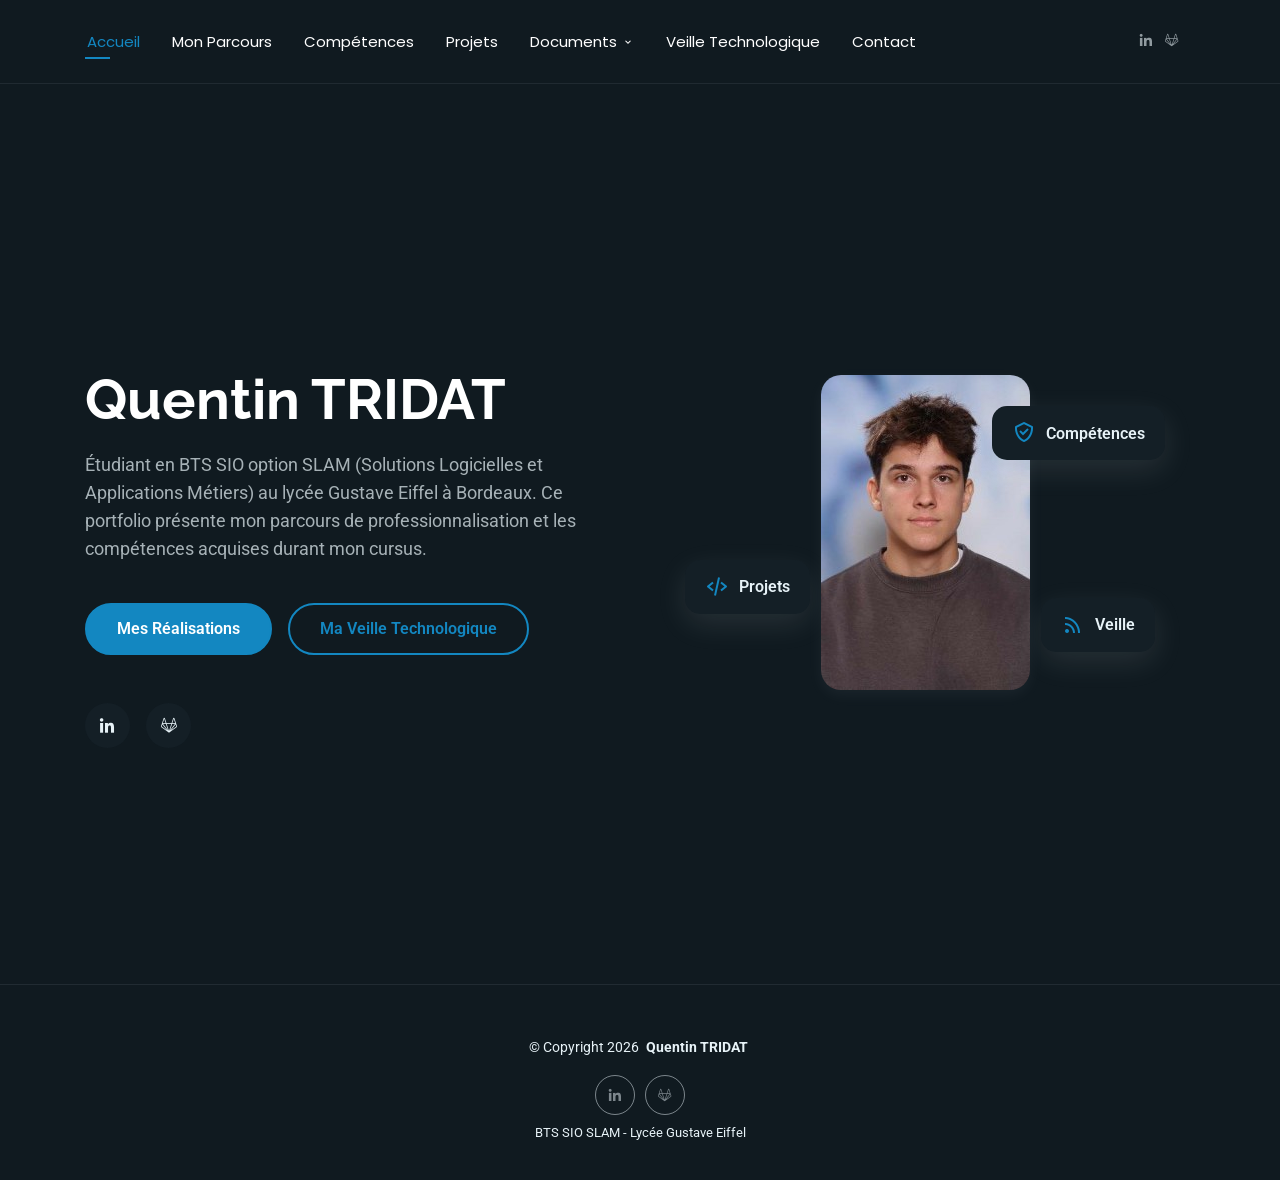
<file: index.html>
<!DOCTYPE html>
<html lang="fr">

<head>
  <meta charset="utf-8">
  <meta content="width=device-width, initial-scale=1.0" name="viewport">
  <title>Accueil - Portfolio BTS SIO</title>
  <meta name="description" content="Portfolio professionnel pour l'épreuve E5 du BTS SIO">
  <meta name="keywords" content="BTS SIO, SLAM, Portfolio, Gustave Eiffel">

  <link href="https://fonts.googleapis.com" rel="preconnect">
  <link href="https://fonts.gstatic.com" rel="preconnect" crossorigin>
  <link
    href="https://fonts.googleapis.com/css2?family=Roboto:ital,wght@0,100;0,300;0,400;0,500;0,700;0,900;1,100;1,300;1,400;1,500;1,700;1,900&family=Poppins:ital,wght@0,100;0,200;0,300;0,400;0,500;0,600;0,700;0,800;0,900;1,100;1,200;1,300;1,400;1,500;1,600;1,700;1,800;1,900&family=Raleway:ital,wght@0,100;0,200;0,300;0,400;0,500;0,600;0,700;0,800;0,900;1,100;1,200;1,300;1,400;1,500;1,600;1,700;1,800;1,900&display=swap"
    rel="stylesheet">

  <link href="https://unpkg.com/aos@2.3.1/dist/aos.css" rel="stylesheet">
  <link href='https://unpkg.com/boxicons@2.1.4/css/boxicons.min.css' rel='stylesheet'>

  <link href="assets/css/main.css" rel="stylesheet">

</head>

<body class="index-page">

  <header id="header" class="header d-flex align-items-center light-background sticky-top">
    <div class="container position-relative d-flex align-items-center justify-content-between">

      <nav id="navmenu" class="navmenu">
        <ul>
          <li><a href="index.html" class="active">Accueil</a></li>

          <li><a href="parcours.html">Mon Parcours</a></li>
          <li><a href="competences.html">Compétences</a></li>
          <li><a href="projets.html">Projets</a></li>
          <li class="dropdown"><a href="#"><span>Documents</span> <i class="bx bx-chevron-down toggle-dropdown"></i></a>
            <ul>
              <li><a href="assets/img/AP/CV-QuentinTridat.pdf" target="_blank">CV Professionnel</a></li>
            </ul>
          </li>
          <li><a href="veille-technologique.html">Veille Technologique</a></li>
          <li><a href="contact.html">Contact</a></li>
        </ul>
        <i class="mobile-nav-toggle d-xl-none bx bx-menu"></i>
      </nav>

      <div class="header-social-links">
        <a href="https://www.linkedin.com/in/quentin-tridat-649063410/" target="_blank"><i
            class="bx bxl-linkedin"></i></a>
        <a href="https://gitlab.com/quentin.t33.qt" target="_blank"><i class="bx bxl-gitlab"></i></a>
      </div>

    </div>
  </header>

  <main class="main">

    <section id="hero" class="hero section">

      <div class="container" data-aos="fade-up" data-aos-delay="100">

        <div class="row gy-4 align-items-center">
          <div class="col-lg-6 order-2 order-lg-1">
            <div class="hero-content">
              <h1 data-aos="fade-up" data-aos-delay="200">Quentin TRIDAT</h1>
              <p data-aos="fade-up" data-aos-delay="400">Étudiant en BTS SIO option SLAM (Solutions Logicielles et
                Applications Métiers) au lycée Gustave Eiffel à Bordeaux. Ce portfolio présente mon parcours de
                professionnalisation et les compétences acquises durant mon cursus.</p>
              <div class="hero-actions" data-aos="fade-up" data-aos-delay="500">
                <a href="projets.html" class="btn btn-primary">Mes Réalisations</a>
                <a href="veille-technologique.html" class="btn btn-outline">Ma Veille Technologique</a>
              </div>
              <div class="social-links" data-aos="fade-up" data-aos-delay="600">
                <a href="https://www.linkedin.com/in/quentin-tridat-649063410/" target="_blank"><i
                    class="bx bxl-linkedin"></i></a>
                <a href="https://gitlab.com/quentin.t33.qt" target="_blank"><i class="bx bxl-gitlab"></i></a>
              </div>
            </div>
          </div>
          <div class="col-lg-6 order-1 order-lg-2">
            <div class="hero-image" data-aos="zoom-in" data-aos-delay="300">
              <div class="image-wrapper">
                <img src="assets/img/PFP/PhotoDeProfil.png" alt="Photo de profil" class="img-fluid">
                <div class="floating-elements">
                  <div class="floating-card design" data-aos="fade-left" data-aos-delay="700">
                    <i class="bx bx-check-shield"></i>
                    <span>Compétences</span>
                  </div>
                  <div class="floating-card code" data-aos="fade-right" data-aos-delay="800">
                    <i class="bx bx-code-alt"></i>
                    <span>Projets</span>
                  </div>
                  <div class="floating-card creativity" data-aos="fade-up" data-aos-delay="900">
                    <i class="bx bx-rss"></i>
                    <span>Veille</span>
                  </div>
                </div>
              </div>
            </div>
          </div>
        </div>

      </div>

    </section>

  </main>

  <footer id="footer" class="footer">

    <div class="container">
      <div class="copyright text-center ">
        <p>© <span>Copyright 2026</span> <strong class="px-1 sitename">Quentin TRIDAT</strong>
        </p>
      </div>
      <div class="social-links d-flex justify-content-center">
        <a href="https://www.linkedin.com/in/quentin-tridat-649063410/" target="_blank"><i
            class="bx bxl-linkedin"></i></a>
        <a href="https://gitlab.com/quentin.t33.qt" target="_blank"><i class="bx bxl-gitlab"></i></a>
      </div>
      <div class="credits">
        BTS SIO SLAM - Lycée Gustave Eiffel
      </div>
    </div>

  </footer>

  <a href="#" id="scroll-top" class="scroll-top d-flex align-items-center justify-content-center"><i
      class="bx bx-up-arrow-alt"></i></a>

  <div id="preloader"></div>

  <script src="https://unpkg.com/aos@2.3.1/dist/aos.js"></script>

  <script src="assets/js/main.js"></script>

</body>

</html>
</file>
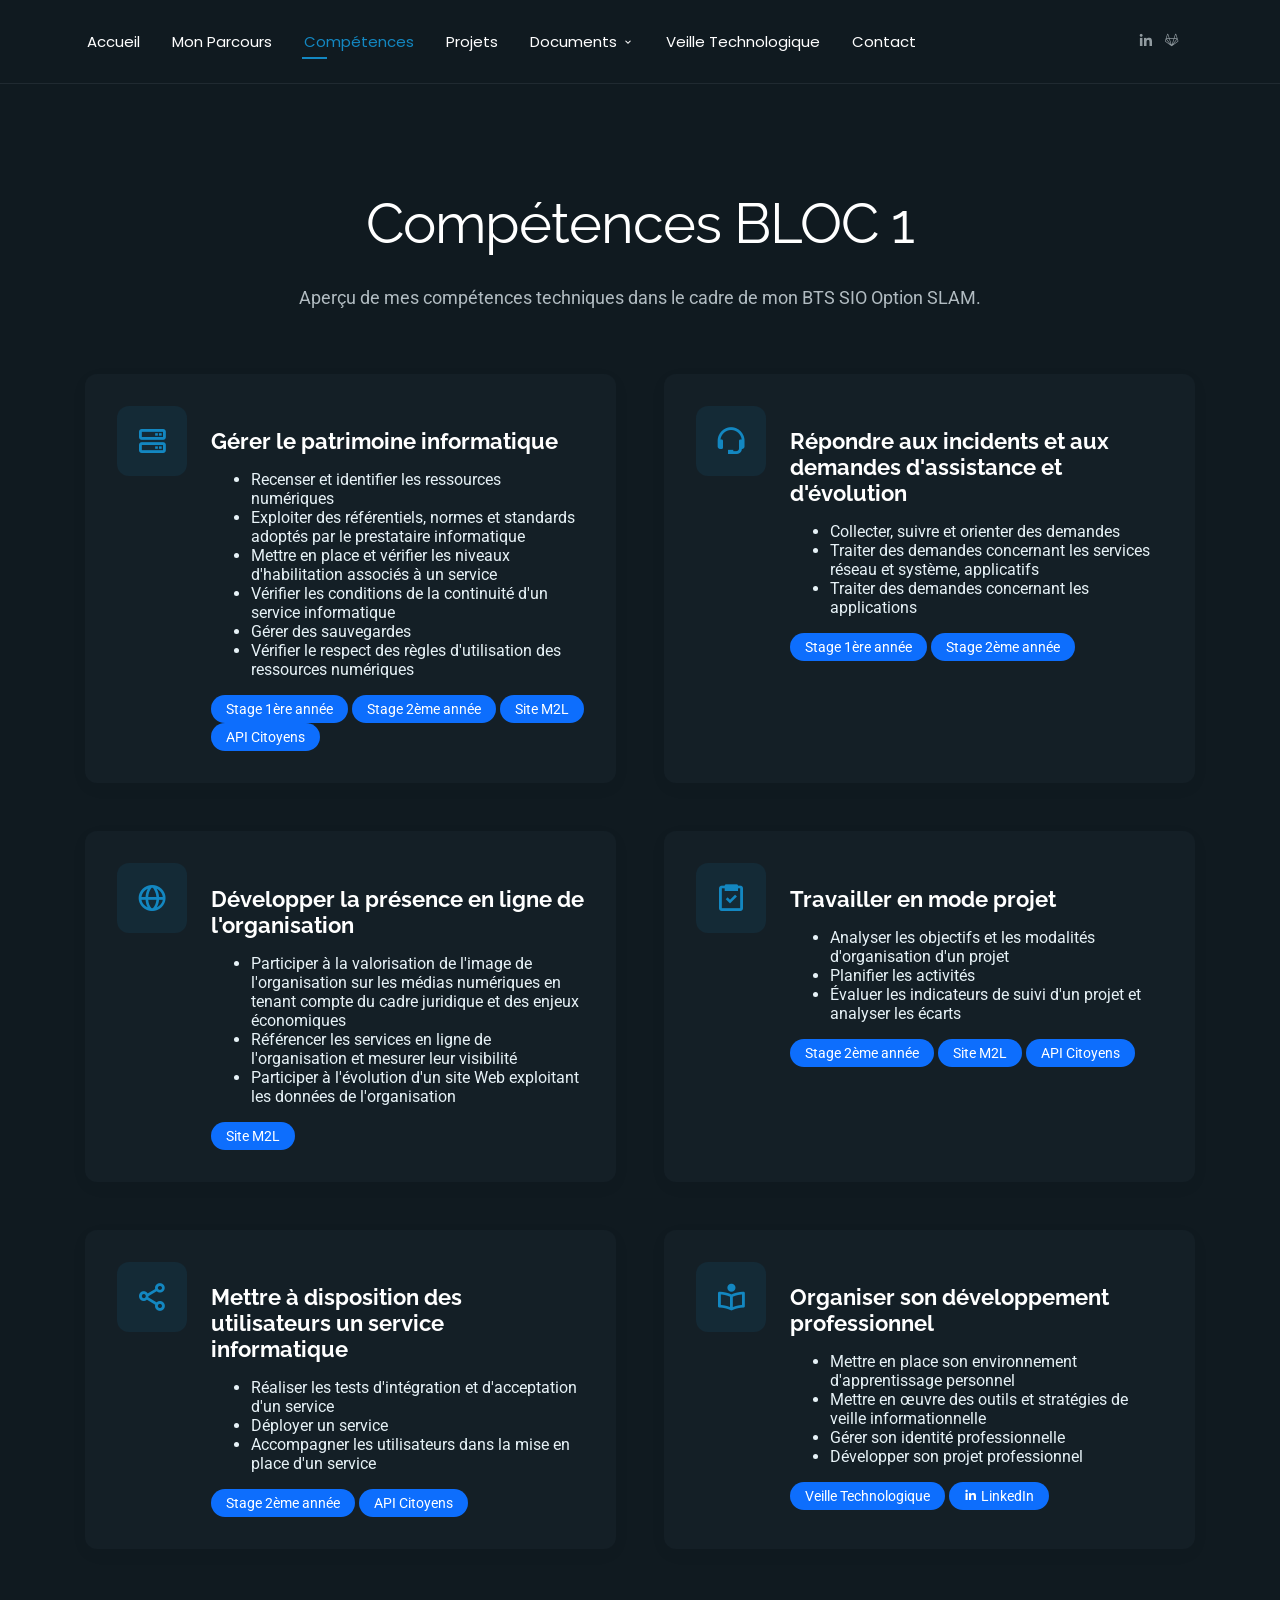
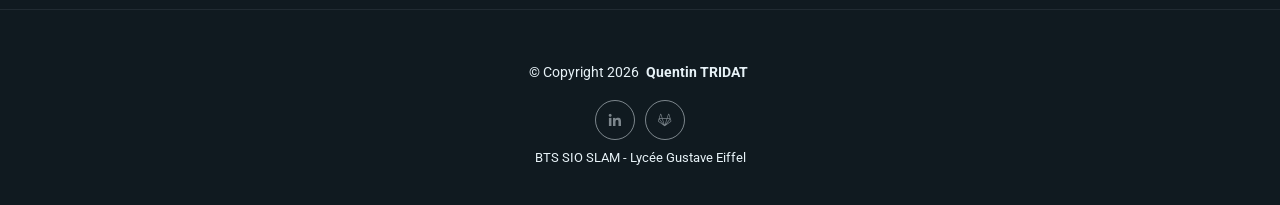
<file: competences.html>
<!DOCTYPE html>
<html lang="fr">

<head>
  <meta charset="utf-8">
  <meta content="width=device-width, initial-scale=1.0" name="viewport">
  <title>Compétences - Portfolio BTS SIO</title>
  <meta name="description" content="">
  <meta name="keywords" content="">

  <link href="https://fonts.googleapis.com" rel="preconnect">
  <link href="https://fonts.gstatic.com" rel="preconnect" crossorigin>
  <link
    href="https://fonts.googleapis.com/css2?family=Roboto:ital,wght@0,100;0,300;0,400;0,500;0,700;0,900;1,100;1,300;1,400;1,500;1,700;1,900&family=Poppins:ital,wght@0,100;0,200;0,300;0,400;0,500;0,600;0,700;0,800;0,900;1,100;1,200;1,300;1,400;1,500;1,600;1,700;1,800;1,900&family=Raleway:ital,wght@0,100;0,200;0,300;0,400;0,500;0,600;0,700;0,800;0,900;1,100;1,200;1,300;1,400;1,500;1,600;1,700;1,800;1,900&display=swap"
    rel="stylesheet">

  <link href="https://unpkg.com/aos@2.3.1/dist/aos.css" rel="stylesheet">
  <link href='https://unpkg.com/boxicons@2.1.4/css/boxicons.min.css' rel='stylesheet'>

  <link href="assets/css/main.css" rel="stylesheet">

</head>

<body class="services-page">

  <header id="header" class="header d-flex align-items-center light-background sticky-top">
    <div class="container position-relative d-flex align-items-center justify-content-between">

      <nav id="navmenu" class="navmenu">
        <ul>
          <li><a href="index.html">Accueil</a></li>

          <li><a href="parcours.html">Mon Parcours</a></li>
          <li><a href="competences.html" class="active">Compétences</a></li>
          <li><a href="projets.html">Projets</a></li>
          <li class="dropdown"><a href="#"><span>Documents</span> <i class="bx bx-chevron-down toggle-dropdown"></i></a>
            <ul>
              <li><a href="assets/img/AP/CV-QuentinTridat.pdf" target="_blank">CV Professionnel</a></li>
            </ul>
          </li>
          <li><a href="veille-technologique.html">Veille Technologique</a></li>
          <li><a href="contact.html">Contact</a></li>
        </ul>
        <i class="mobile-nav-toggle d-xl-none bx bx-menu"></i>
      </nav>

      <div class="header-social-links">
        <a href="https://www.linkedin.com/in/quentin-tridat-649063410/" target="_blank"><i class="bx bxl-linkedin"></i></a>
        <a href="https://gitlab.com/quentin.t33.qt" target="_blank"><i class="bx bxl-gitlab"></i></a>
      </div>

    </div>
  </header>

  <main class="main">

    <section id="services" class="services section">

      <div class="container section-title" data-aos="fade-up">
        <h2>Compétences BLOC 1</h2>
        <p>Aperçu de mes compétences techniques dans le cadre de mon BTS SIO Option SLAM.</p>
      </div>

      <div class="container" data-aos="fade-up" data-aos-delay="100">

        <div class="row justify-content-center g-5">

          <div class="col-md-6" data-aos="fade-right" data-aos-delay="100">
            <div class="service-item">
              <div class="service-icon">
                <i class="bx bx-server"></i>
              </div>
              <div class="service-content">
                <h3>Gérer le patrimoine informatique</h3>
                <ul>
                  <li>Recenser et identifier les ressources numériques</li>
                  <li>Exploiter des référentiels, normes et standards adoptés par le prestataire informatique</li>
                  <li>Mettre en place et vérifier les niveaux d'habilitation associés à un service</li>
                  <li>Vérifier les conditions de la continuité d'un service informatique</li>
                  <li>Gérer des sauvegardes</li>
                  <li>Vérifier le respect des règles d'utilisation des ressources numériques</li>
                </ul>
                <div class="mt-3">
                  <a href="stage-premiere-annee.html" class="competence-badge">Stage 1ère année</a>
                  <a href="stage-deuxieme-annee.html" class="competence-badge">Stage 2ème année</a>
                  <a href="projet-site-m2l.html" class="competence-badge">Site M2L</a>
                  <a href="projet-api-citoyens.html" class="competence-badge">API Citoyens</a>
                </div>
              </div>
            </div>
          </div>

          <div class="col-md-6" data-aos="fade-left" data-aos-delay="100">
            <div class="service-item">
              <div class="service-icon">
                <i class="bx bx-support"></i>
              </div>
              <div class="service-content">
                <h3>Répondre aux incidents et aux demandes d'assistance et d'évolution</h3>
                <ul>
                  <li>Collecter, suivre et orienter des demandes</li>
                  <li>Traiter des demandes concernant les services réseau et système, applicatifs</li>
                  <li>Traiter des demandes concernant les applications</li>
                </ul>
                <div class="mt-3">
                  <a href="stage-premiere-annee.html" class="competence-badge">Stage 1ère année</a>
                  <a href="stage-deuxieme-annee.html" class="competence-badge">Stage 2ème année</a>
                </div>
              </div>
            </div>
          </div>

          <div class="col-md-6" data-aos="fade-right" data-aos-delay="200">
            <div class="service-item">
              <div class="service-icon">
                <i class="bx bx-globe"></i>
              </div>
              <div class="service-content">
                <h3>Développer la présence en ligne de l'organisation</h3>
                <ul>
                  <li>Participer à la valorisation de l'image de l'organisation sur les médias numériques en tenant
                    compte du cadre juridique et des enjeux économiques</li>
                  <li>Référencer les services en ligne de l'organisation et mesurer leur visibilité</li>
                  <li>Participer à l'évolution d'un site Web exploitant les données de l'organisation</li>
                </ul>
                <div class="mt-3">
                  <a href="projet-site-m2l.html" class="competence-badge">Site M2L</a>
                </div>
              </div>
            </div>
          </div>

          <div class="col-md-6" data-aos="fade-left" data-aos-delay="200">
            <div class="service-item">
              <div class="service-icon">
                <i class="bx bx-task"></i>
              </div>
              <div class="service-content">
                <h3>Travailler en mode projet</h3>
                <ul>
                  <li>Analyser les objectifs et les modalités d'organisation d'un projet</li>
                  <li>Planifier les activités</li>
                  <li>Évaluer les indicateurs de suivi d'un projet et analyser les écarts</li>
                </ul>
                <div class="mt-3">
                  <a href="stage-deuxieme-annee.html" class="competence-badge">Stage 2ème année</a>
                  <a href="projet-site-m2l.html" class="competence-badge">Site M2L</a>
                  <a href="projet-api-citoyens.html" class="competence-badge">API Citoyens</a>
                </div>
              </div>
            </div>
          </div>

          <div class="col-md-6" data-aos="fade-right" data-aos-delay="300">
            <div class="service-item">
              <div class="service-icon">
                <i class="bx bx-share-alt"></i>
              </div>
              <div class="service-content">
                <h3>Mettre à disposition des utilisateurs un service informatique</h3>
                <ul>
                  <li>Réaliser les tests d'intégration et d'acceptation d'un service</li>
                  <li>Déployer un service</li>
                  <li>Accompagner les utilisateurs dans la mise en place d'un service</li>
                </ul>
                <div class="mt-3">
                  <a href="stage-deuxieme-annee.html" class="competence-badge">Stage 2ème année</a>
                  <a href="projet-api-citoyens.html" class="competence-badge">API Citoyens</a>
                </div>
              </div>
            </div>
          </div>

          <div class="col-md-6" data-aos="fade-left" data-aos-delay="300">
            <div class="service-item">
              <div class="service-icon">
                <i class="bx bx-book-reader"></i>
              </div>
              <div class="service-content">
                <h3>Organiser son développement professionnel</h3>
                <ul>
                  <li>Mettre en place son environnement d'apprentissage personnel</li>
                  <li>Mettre en œuvre des outils et stratégies de veille informationnelle</li>
                  <li>Gérer son identité professionnelle</li>
                  <li>Développer son projet professionnel</li>
                </ul>
                <div class="mt-3">
                  <a href="veille-technologique.html" class="competence-badge">Veille Technologique</a>
                  <a href="https://www.linkedin.com/in/quentin-tridat-649063410/" class="competence-badge" target="_blank"><i class="bx bxl-linkedin me-1"></i> LinkedIn</a>
                </div>
              </div>
            </div>
          </div>

        </div>

      </div>

    </section>

  </main>

  <footer id="footer" class="footer">

    <div class="container">
      <div class="copyright text-center ">
        <p>© <span>Copyright 2026</span> <strong class="px-1 sitename">Quentin TRIDAT</strong>
        </p>
      </div>
      <div class="social-links d-flex justify-content-center">
        <a href="https://www.linkedin.com/in/quentin-tridat-649063410/" target="_blank"><i class="bx bxl-linkedin"></i></a>
        <a href="https://gitlab.com/quentin.t33.qt" target="_blank"><i class="bx bxl-gitlab"></i></a>
      </div>
      <div class="credits">
        BTS SIO SLAM - Lycée Gustave Eiffel
      </div>
    </div>

  </footer>

  <a href="#" id="scroll-top" class="scroll-top d-flex align-items-center justify-content-center"><i
      class="bx bx-up-arrow-alt"></i></a>

  <div id="preloader"></div>

  <script src="https://unpkg.com/aos@2.3.1/dist/aos.js"></script>

  <script src="assets/js/main.js"></script>

</body>

</html>
</file>
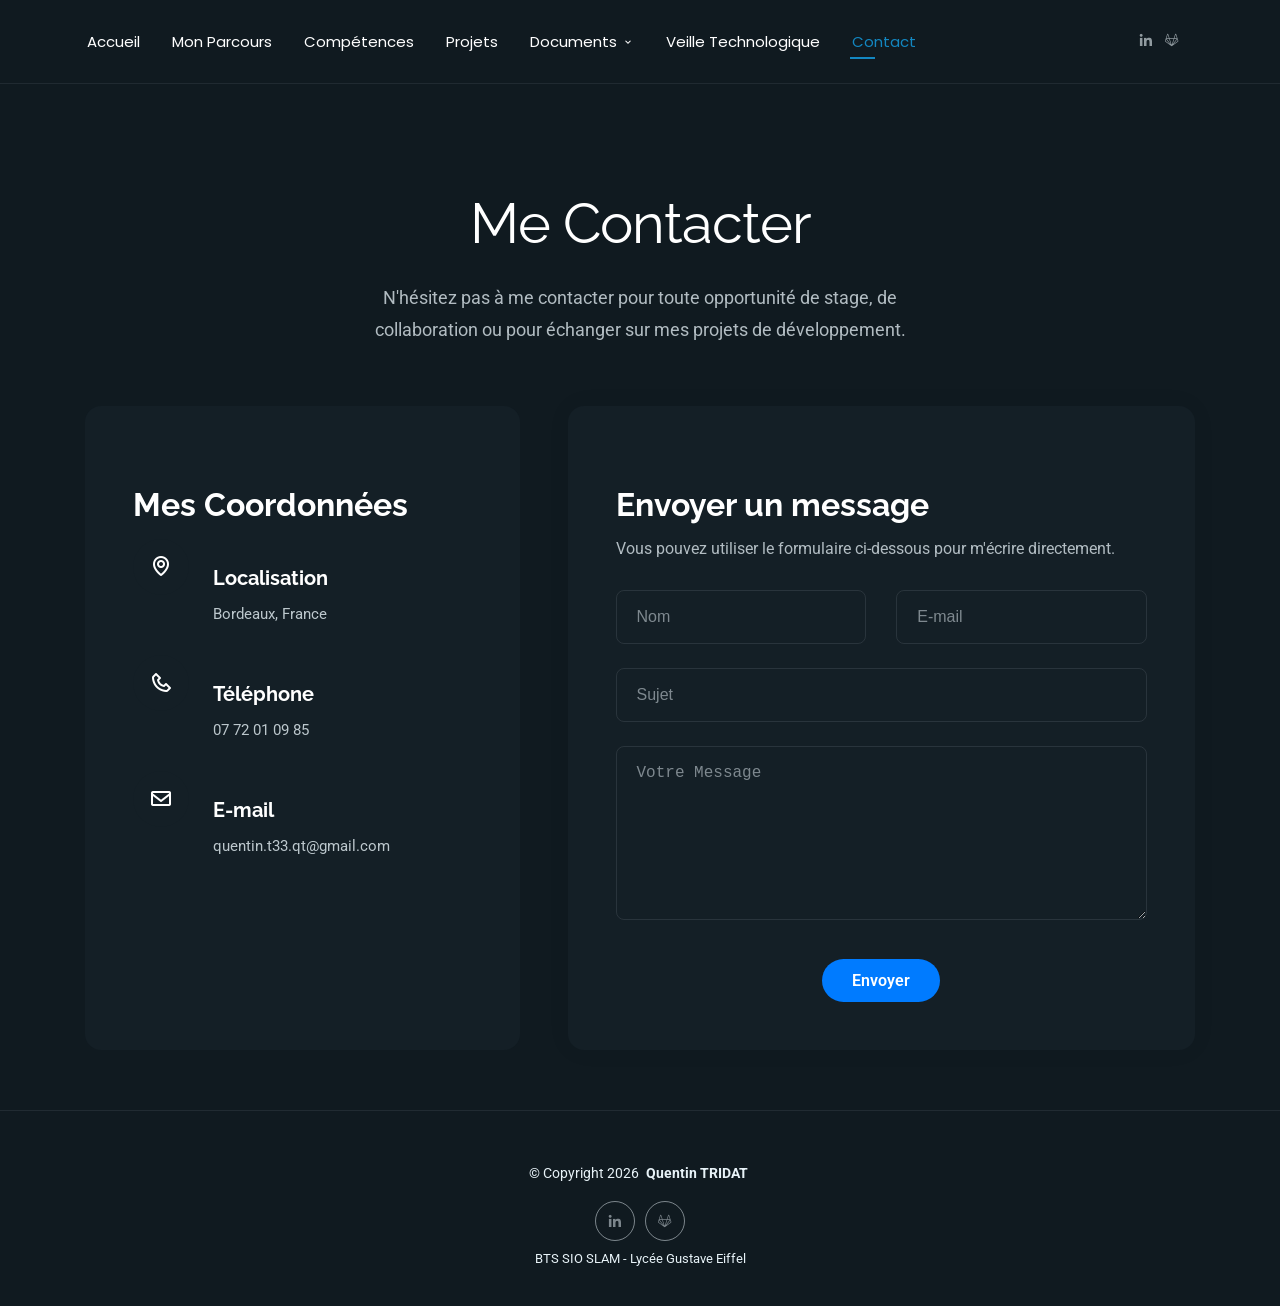
<file: contact.html>
<!DOCTYPE html>
<html lang="fr">

<head>
  <meta charset="utf-8">
  <meta content="width=device-width, initial-scale=1.0" name="viewport">
  <title>Contact - Portfolio BTS SIO</title>
  <meta name="description" content="">
  <meta name="keywords" content="">

  <link href="https://fonts.googleapis.com" rel="preconnect">
  <link href="https://fonts.gstatic.com" rel="preconnect" crossorigin>
  <link
    href="https://fonts.googleapis.com/css2?family=Roboto:ital,wght@0,100;0,300;0,400;0,500;0,700;0,900;1,100;1,300;1,400;1,500;1,700;1,900&family=Poppins:ital,wght@0,100;0,200;0,300;0,400;0,500;0,600;0,700;0,800;0,900;1,100;1,200;1,300;1,400;1,500;1,600;1,700;1,800;1,900&family=Raleway:ital,wght@0,100;0,200;0,300;0,400;0,500;0,600;0,700;0,800;0,900;1,100;1,200;1,300;1,400;1,500;1,600;1,700;1,800;1,900&display=swap"
    rel="stylesheet">

  <link href="https://unpkg.com/aos@2.3.1/dist/aos.css" rel="stylesheet">
  <link href='https://unpkg.com/boxicons@2.1.4/css/boxicons.min.css' rel='stylesheet'>

  <link href="assets/css/main.css" rel="stylesheet">

</head>

<body class="contact-page">

  <header id="header" class="header d-flex align-items-center light-background sticky-top">
    <div class="container position-relative d-flex align-items-center justify-content-between">

      <nav id="navmenu" class="navmenu">
        <ul>
          <li><a href="index.html">Accueil</a></li>

          <li><a href="parcours.html">Mon Parcours</a></li>
          <li><a href="competences.html">Compétences</a></li>
          <li><a href="projets.html">Projets</a></li>
          <li class="dropdown"><a href="#"><span>Documents</span> <i class="bx bx-chevron-down toggle-dropdown"></i></a>
            <ul>
              <li><a href="assets/img/AP/CV-QuentinTridat.pdf" target="_blank">CV Professionnel</a></li>
            </ul>
          </li>
          <li><a href="veille-technologique.html">Veille Technologique</a></li>
          <li><a href="contact.html" class="active">Contact</a></li>
        </ul>
        <i class="mobile-nav-toggle d-xl-none bx bx-menu"></i>
      </nav>

      <div class="header-social-links">
        <a href="https://www.linkedin.com/in/quentin-tridat-649063410/" class="linkedin" target="_blank"><i class="bx bxl-linkedin"></i></a>
        <a href="https://gitlab.com/quentin.t33.qt" target="_blank" class="gitlab"><i class="bx bxl-gitlab"></i></a>
      </div>

    </div>
  </header>

  <main class="main">

    <section id="contact" class="contact section">

      <div class="container section-title" data-aos="fade-up">
        <h2>Me Contacter</h2>
        <p>N'hésitez pas à me contacter pour toute opportunité de stage, de collaboration ou pour échanger sur mes projets de développement.</p>
      </div>

      <div class="container" data-aos="fade-up" data-aos-delay="100">

        <div class="row g-4 g-lg-5">
          <div class="col-lg-5">
            <div class="info-box" data-aos="fade-up" data-aos-delay="200">
              <h3>Mes Coordonnées</h3>

              <div class="info-item" data-aos="fade-up" data-aos-delay="300">
                <div class="icon-box">
                  <i class="bx bx-map"></i>
                </div>
                <div class="content">
                  <h4>Localisation</h4>
                  <p>Bordeaux, France</p>
                </div>
              </div>

              <div class="info-item" data-aos="fade-up" data-aos-delay="400">
                <div class="icon-box">
                  <i class="bx bx-phone"></i>
                </div>
                <div class="content">
                  <h4>Téléphone</h4>
                  <p>07 72 01 09 85</p>
                </div>
              </div>

              <div class="info-item" data-aos="fade-up" data-aos-delay="500">
                <div class="icon-box">
                  <i class="bx bx-envelope"></i>
                </div>
                <div class="content">
                  <h4>E-mail</h4>
                  <p>quentin.t33.qt@gmail.com</p>
                </div>
              </div>
            </div>
          </div>

          <div class="col-lg-7">
            <div class="contact-form" data-aos="fade-up" data-aos-delay="300">
              <h3>Envoyer un message</h3>
              <p>Vous pouvez utiliser le formulaire ci-dessous pour m'écrire directement.</p>

              <form action="forms/contact.php" method="post" class="php-email-form" data-aos="fade-up"
                data-aos-delay="200">
                <div class="row gy-4">

                  <div class="col-md-6">
                    <input type="text" name="name" class="form-control" placeholder="Nom" required="">
                  </div>

                  <div class="col-md-6 ">
                    <input type="email" class="form-control" name="email" placeholder="E-mail" required="">
                  </div>

                  <div class="col-12">
                    <input type="text" class="form-control" name="subject" placeholder="Sujet" required="">
                  </div>

                  <div class="col-12">
                    <textarea class="form-control" name="message" rows="6" placeholder="Votre Message" required=""></textarea>
                  </div>

                  <div class="col-12 text-center">
                    <div class="loading">Chargement</div>
                    <div class="error-message"></div>
                    <div class="sent-message">Votre message a bien été envoyé. Merci !</div>

                    <a href="#" class="btn-submit">Envoyer</a>
                  </div>

                </div>
              </form>

            </div>
          </div>

        </div>

      </div>

    </section>

  </main>

  <footer id="footer" class="footer">

    <div class="container">
      <div class="copyright text-center ">
        <p>© <span>Copyright 2026</span> <strong class="px-1 sitename">Quentin TRIDAT</strong>
        </p>
      </div>
      <div class="social-links d-flex justify-content-center">
        <a href="https://www.linkedin.com/in/quentin-tridat-649063410/" target="_blank"><i class="bx bxl-linkedin"></i></a>
        <a href="https://gitlab.com/quentin.t33.qt" target="_blank"><i class="bx bxl-gitlab"></i></a>
      </div>
      <div class="credits">
        BTS SIO SLAM - Lycée Gustave Eiffel
      </div>
    </div>

  </footer>

  <a href="#" id="scroll-top" class="scroll-top d-flex align-items-center justify-content-center"><i
      class="bx bx-up-arrow-alt"></i></a>

  <div id="preloader"></div>

  <script src="https://unpkg.com/aos@2.3.1/dist/aos.js"></script>

  <script src="assets/js/main.js"></script>

</body>

</html>
</file>
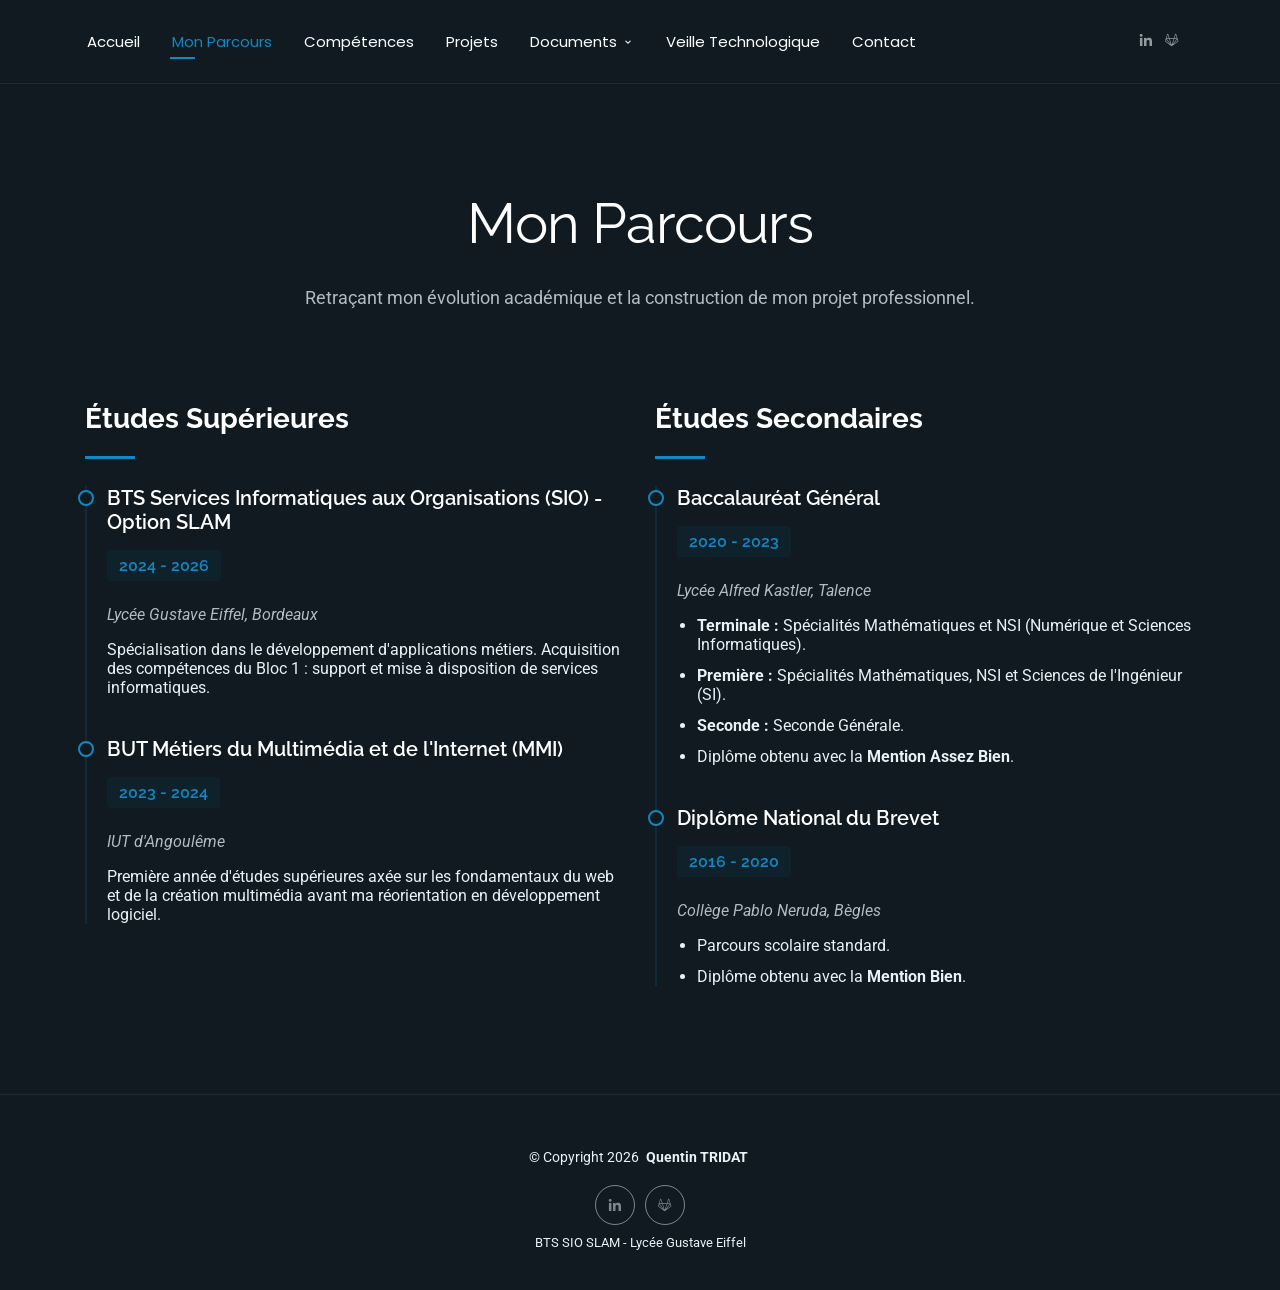
<file: parcours.html>
<!DOCTYPE html>
<html lang="fr">

<head>
  <meta charset="utf-8">
  <meta content="width=device-width, initial-scale=1.0" name="viewport">
  <title>Parcours - Portfolio BTS SIO</title>
  <meta name="description" content="Parcours de professionnalisation de Quentin TRIDAT, étudiant en BTS SIO SLAM au Lycée Gustave Eiffel">
  <meta name="keywords" content="BTS SIO, SLAM, CV, Parcours, Gustave Eiffel">

  <link href="assets/img/favicon.png" rel="icon">
  <link href="assets/img/apple-touch-icon.png" rel="apple-touch-icon">

  <link href="https://fonts.googleapis.com" rel="preconnect">
  <link href="https://fonts.gstatic.com" rel="preconnect" crossorigin>
  <link
    href="https://fonts.googleapis.com/css2?family=Roboto:ital,wght@0,100;0,300;0,400;0,500;0,700;0,900;1,100;1,300;1,400;1,500;1,700;1,900&family=Poppins:ital,wght@0,100;0,200;0,300;0,400;0,500;0,600;0,700;0,800;0,900;1,100;1,200;1,300;1,400;1,500;1,600;1,700;1,800;1,900&family=Raleway:ital,wght@0,100;0,200;0,300;0,400;0,500;0,600;0,700;0,800;0,900;1,100;1,200;1,300;1,400;1,500;1,600;1,700;1,800;1,900&display=swap"
    rel="stylesheet">

  <link href="https://unpkg.com/aos@2.3.1/dist/aos.css" rel="stylesheet">
  <link href='https://unpkg.com/boxicons@2.1.4/css/boxicons.min.css' rel='stylesheet'>

  <link href="assets/css/main.css" rel="stylesheet">

</head>

<body class="resume-page">

  <header id="header" class="header d-flex align-items-center light-background sticky-top">
    <div class="container position-relative d-flex align-items-center justify-content-between">

      <nav id="navmenu" class="navmenu">
        <ul>
          <li><a href="index.html">Accueil</a></li>

          <li><a href="parcours.html" class="active">Mon Parcours</a></li>
          <li><a href="competences.html">Compétences</a></li>
          <li><a href="projets.html">Projets</a></li>
          <li class="dropdown"><a href="#"><span>Documents</span> <i class="bx bx-chevron-down toggle-dropdown"></i></a>
            <ul>
              <li><a href="assets/img/AP/CV-QuentinTridat.pdf" target="_blank">CV Professionnel</a></li>
            </ul>
          </li>
          <li><a href="veille-technologique.html">Veille Technologique</a></li>
          <li><a href="contact.html">Contact</a></li>
        </ul>
        <i class="mobile-nav-toggle d-xl-none bx bx-menu"></i>
      </nav>

      <div class="header-social-links">
        <a href="https://www.linkedin.com/in/quentin-tridat-649063410/" class="linkedin" target="_blank"><i class="bx bxl-linkedin"></i></a>
        <a href="https://gitlab.com/quentin.t33.qt" class="gitlab"><i class="bx bxl-gitlab"></i></a>
      </div>

    </div>
  </header>

  <main class="main">

    <section id="resume" class="resume section">

      <div class="container section-title" data-aos="fade-up">
        <h2>Mon Parcours</h2>
        <p>Retraçant mon évolution académique et la construction de mon projet professionnel.</p>
      </div>

      <div class="container" data-aos="fade-up" data-aos-delay="100">

        <div class="row">
          <div class="col-lg-6">

            <div class="resume-item" data-aos="fade-up">
              <h3 class="resume-title">Études Supérieures</h3>

              <div class="resume-content">
                <article class="education-item">
                  <h4>BTS Services Informatiques aux Organisations (SIO) - Option SLAM</h4>
                  <h5>2024 - 2026</h5>
                  <p class="institution"><em>Lycée Gustave Eiffel, Bordeaux</em></p>
                  <p>Spécialisation dans le développement d'applications métiers. Acquisition des compétences du Bloc 1
                    : support et mise à disposition de services informatiques.</p>
                </article>

                <article class="education-item">
                  <h4>BUT Métiers du Multimédia et de l'Internet (MMI)</h4>
                  <h5>2023 - 2024</h5>
                  <p class="institution"><em>IUT d'Angoulême</em></p>
                  <p>Première année d'études supérieures axée sur les fondamentaux du web et de la création multimédia
                    avant ma réorientation en développement logiciel.</p>
                </article>
              </div>
            </div>


          </div>

          <div class="col-lg-6">
            <div class="resume-item" data-aos="fade-up" data-aos-delay="100">
              <h3 class="resume-title">Études Secondaires</h3>

              <div class="resume-content">
                <article class="experience-item">
                  <h4>Baccalauréat Général</h4>
                  <h5>2020 - 2023</h5>
                  <p class="company"><em>Lycée Alfred Kastler, Talence</em></p>
                  <ul>
                    <li><strong>Terminale :</strong> Spécialités Mathématiques et NSI (Numérique et Sciences
                      Informatiques).</li>
                    <li><strong>Première :</strong> Spécialités Mathématiques, NSI et Sciences de l'Ingénieur (SI).</li>
                    <li><strong>Seconde :</strong> Seconde Générale.</li>
                    <li>Diplôme obtenu avec la <strong>Mention Assez Bien</strong>.</li>
                  </ul>
                </article>

                <article class="experience-item">
                  <h4>Diplôme National du Brevet</h4>
                  <h5>2016 - 2020</h5>
                  <p class="company"><em>Collège Pablo Neruda, Bègles</em></p>
                  <ul>
                    <li>Parcours scolaire standard.</li>
                    <li>Diplôme obtenu avec la <strong>Mention Bien</strong>.</li>
                  </ul>
                </article>

              </div>
            </div>
          </div>
        </div>

      </div>

    </section>

  </main>

  <footer id="footer" class="footer">

    <div class="container">
      <div class="copyright text-center ">
        <p>© <span>Copyright 2026</span> <strong class="px-1 sitename">Quentin TRIDAT</strong>
        </p>
      </div>
      <div class="social-links d-flex justify-content-center">
        <a href="https://www.linkedin.com/in/quentin-tridat-649063410/" target="_blank"><i class="bx bxl-linkedin"></i></a>
        <a href="https://gitlab.com/quentin.t33.qt" target="_blank"><i class="bx bxl-gitlab"></i></a>
      </div>
      <div class="credits">
        BTS SIO SLAM - Lycée Gustave Eiffel
      </div>
    </div>

  </footer>

  <a href="#" id="scroll-top" class="scroll-top d-flex align-items-center justify-content-center"><i
      class="bx bx-up-arrow-alt"></i></a>

  <div id="preloader"></div>

  <script src="https://unpkg.com/aos@2.3.1/dist/aos.js"></script>

  <script src="assets/js/main.js"></script>

</body>

</html>
</file>
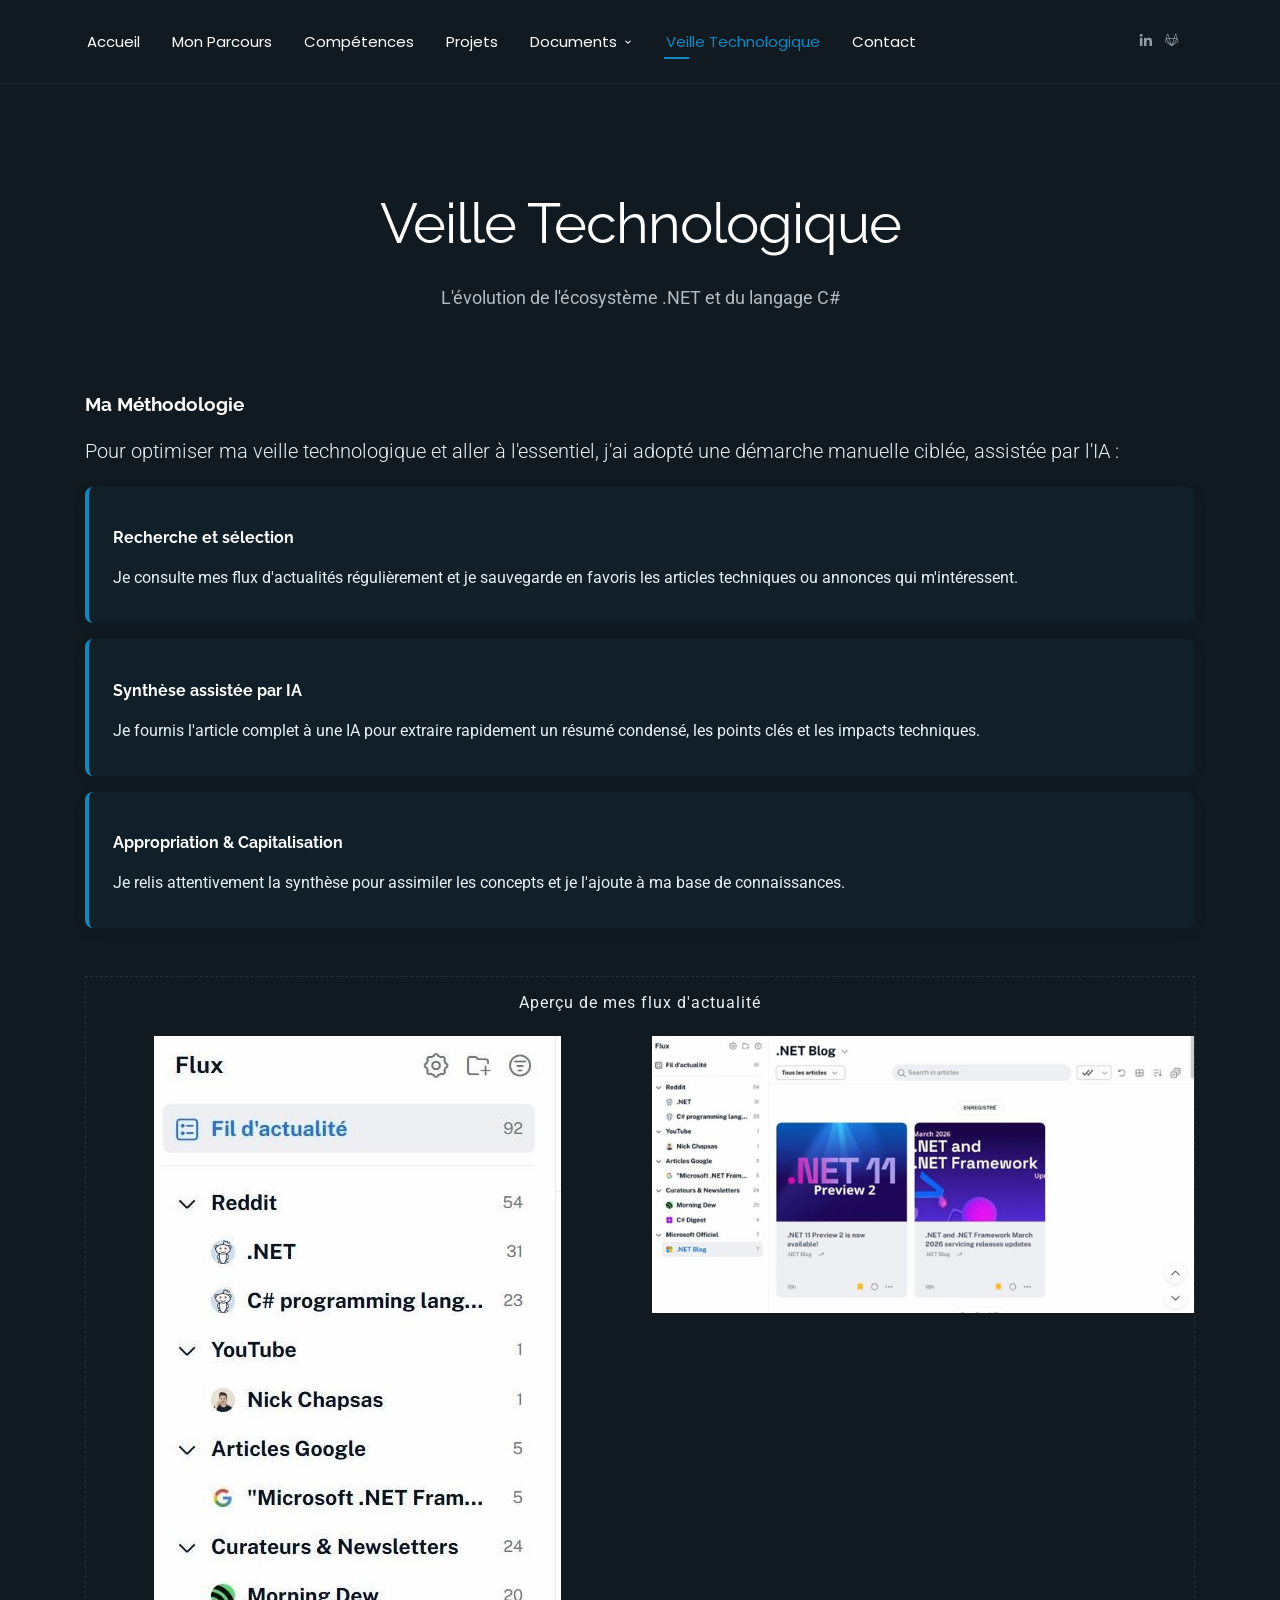
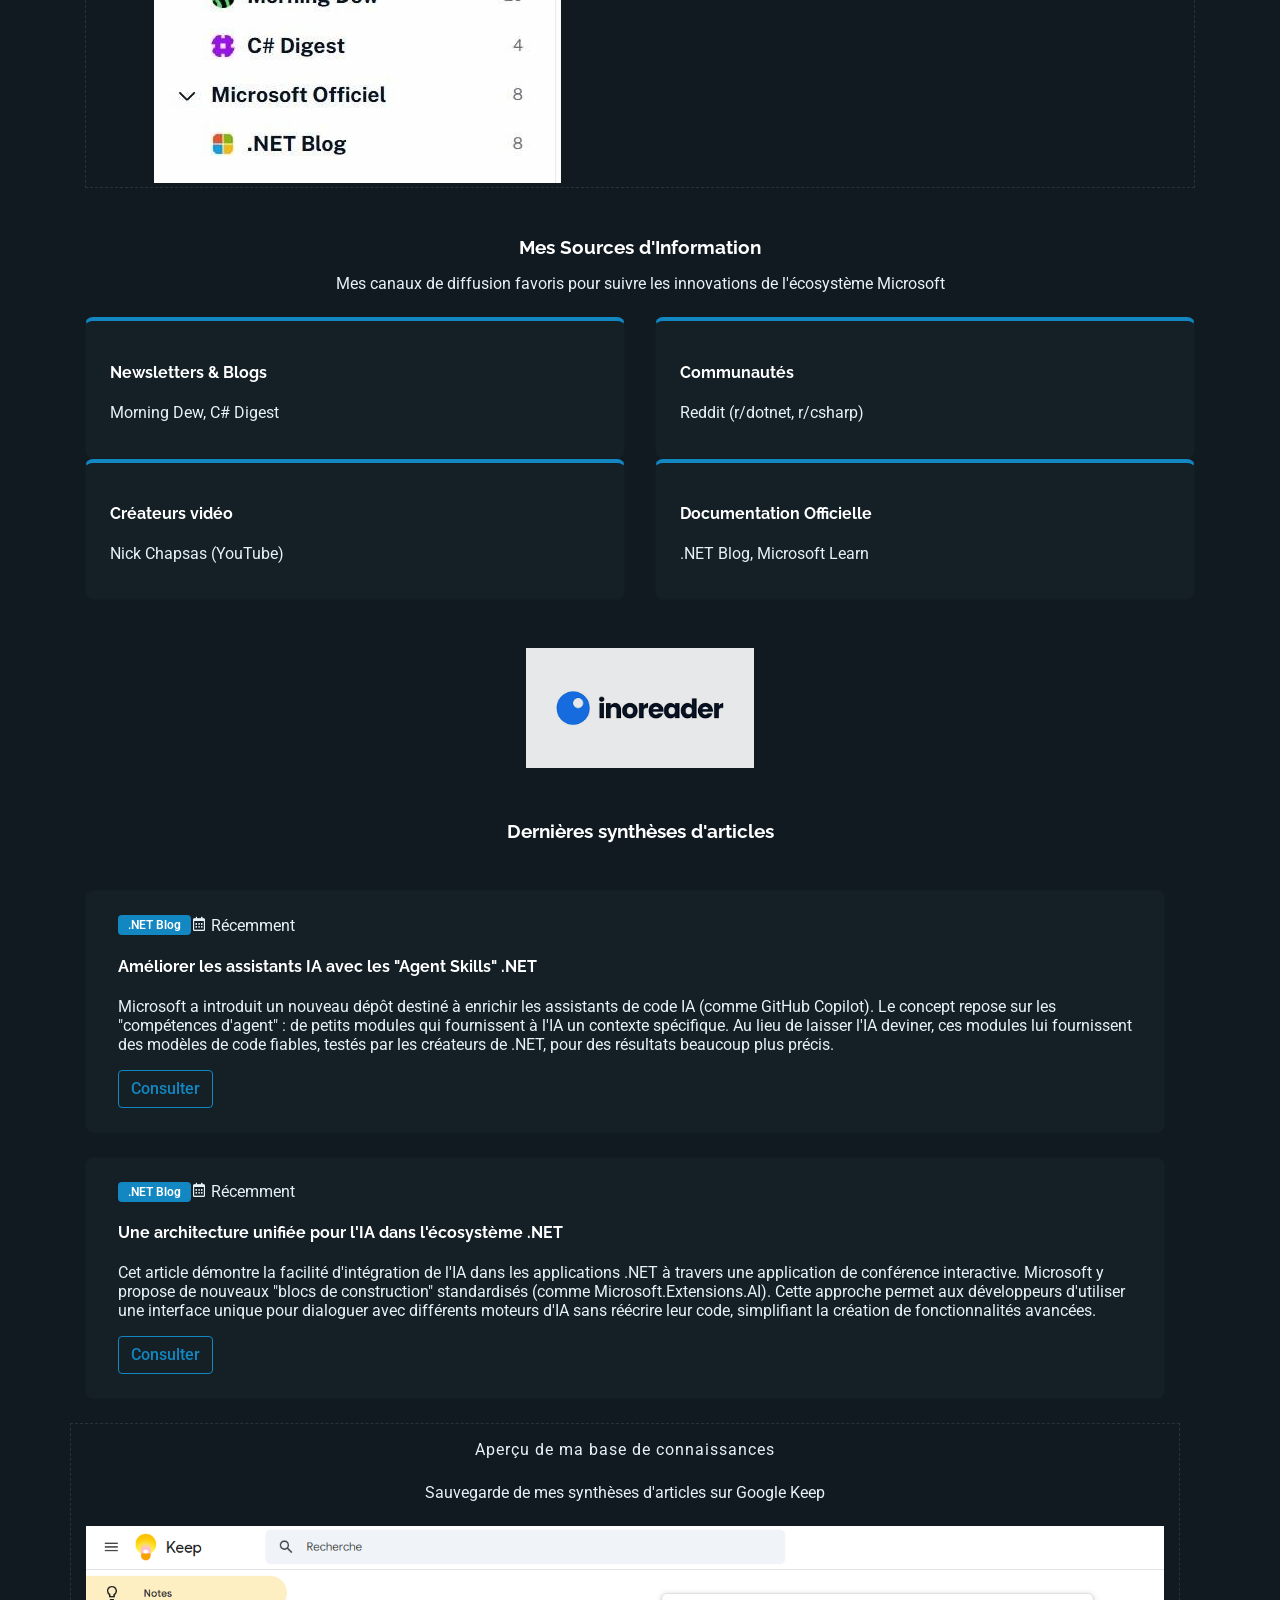
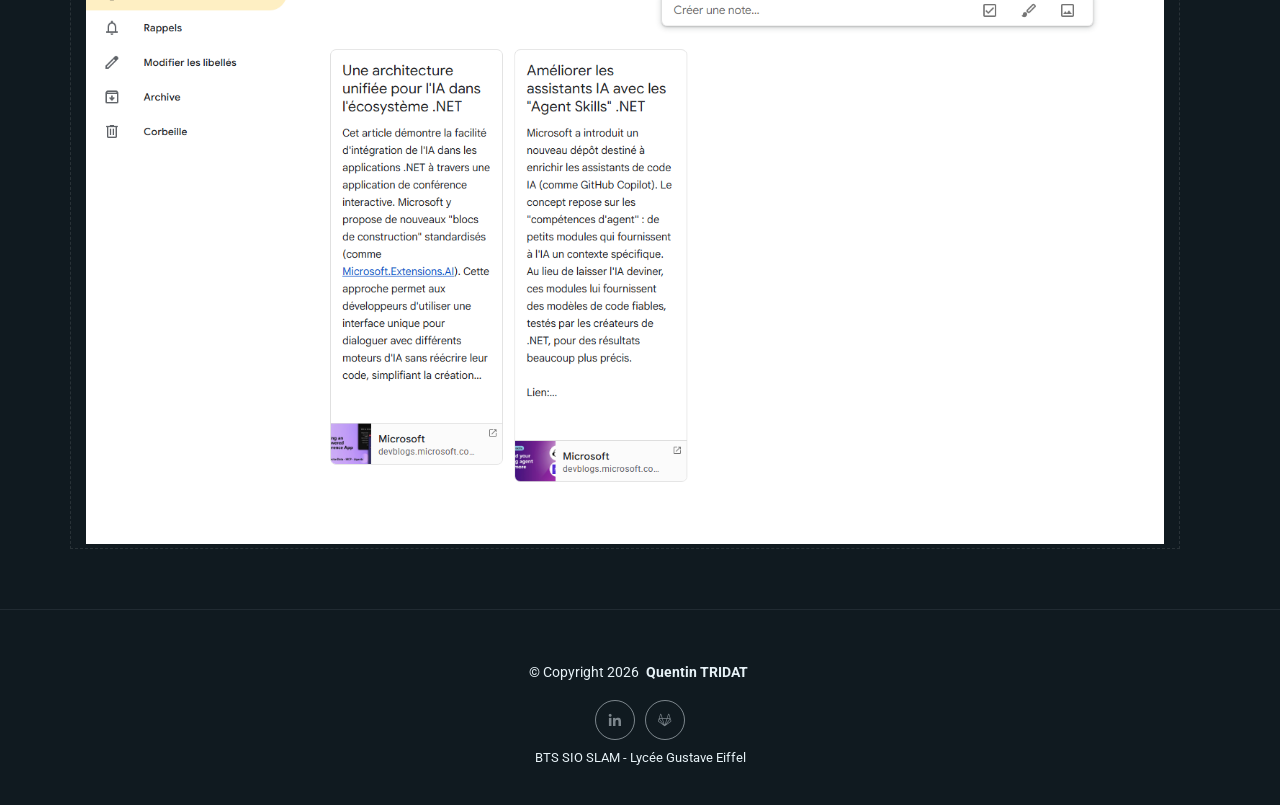
<file: veille-technologique.html>
<!DOCTYPE html>
<html lang="fr">

<head>
  <meta charset="utf-8">
  <meta content="width=device-width, initial-scale=1.0" name="viewport">
  <title>Veille Technologique - Portfolio BTS SIO</title>
  <meta name="description" content="Ma veille technologique sur l'écosystème .NET et C# pour le BTS SIO">
  <meta name="keywords" content="BTS SIO, Veille Technologique, .NET, C#, IA, Portfolio">

  <link href="https://fonts.googleapis.com" rel="preconnect">
  <link href="https://fonts.gstatic.com" rel="preconnect" crossorigin>
  <link
    href="https://fonts.googleapis.com/css2?family=Roboto:ital,wght@0,100;0,300;0,400;0,500;0,700;0,900;1,100;1,300;1,400;1,500;1,700;1,900&family=Poppins:ital,wght@0,100;0,200;0,300;0,400;0,500;0,600;0,700;0,800;0,900;1,100;1,200;1,300;1,400;1,500;1,600;1,700;1,800;1,900&family=Raleway:ital,wght@0,100;0,200;0,300;0,400;0,500;0,600;0,700;0,800;0,900;1,100;1,200;1,300;1,400;1,500;1,600;1,700;1,800;1,900&display=swap"
    rel="stylesheet">

  <link href="https://unpkg.com/aos@2.3.1/dist/aos.css" rel="stylesheet">
  <link href='https://unpkg.com/boxicons@2.1.4/css/boxicons.min.css' rel='stylesheet'>

  <link href="assets/css/main.css" rel="stylesheet">
</head>

<body class="veille-page">

  <header id="header" class="header d-flex align-items-center light-background sticky-top">
    <div class="container position-relative d-flex align-items-center justify-content-between">

      <nav id="navmenu" class="navmenu">
        <ul>
          <li><a href="index.html">Accueil</a></li>
          <li><a href="parcours.html">Mon Parcours</a></li>
          <li><a href="competences.html">Compétences</a></li>
          <li><a href="projets.html">Projets</a></li>
          <li class="dropdown"><a href="#"><span>Documents</span> <i class="bx bx-chevron-down toggle-dropdown"></i></a>
            <ul>
              <li><a href="assets/img/AP/CV-QuentinTridat.pdf" target="_blank">CV Professionnel</a></li>
            </ul>
          </li>
          <li><a href="veille-technologique.html" class="active">Veille Technologique</a></li>
          <li><a href="contact.html">Contact</a></li>
        </ul>
        <i class="mobile-nav-toggle d-xl-none bx bx-menu"></i>
      </nav>

      <div class="header-social-links">
        <a href="https://www.linkedin.com/in/quentin-tridat-649063410/" target="_blank"><i class="bx bxl-linkedin"></i></a>
        <a href="https://gitlab.com/quentin.t33.qt" target="_blank"><i class="bx bxl-gitlab"></i></a>
      </div>

    </div>
  </header>

  <main class="main">
    <section id="veille" class="veille-section py-5">
      <div class="container">

        <div class="container section-title" data-aos="fade-up">
          <h2>Veille Technologique</h2>
          <p>L'évolution de l'écosystème .NET et du langage C#</p>
        </div>

        <div class="card shadow-sm mb-5" style="background-color: transparent; border: none;">
          <div class="card-body p-0">

            <h3 class="mb-4 pb-3 fs-3 fw-bold border-bottom"
              style="color: var(--heading-color); border-color: rgba(255,255,255,0.1) !important;" data-aos="fade-up">
              Ma Méthodologie
            </h3>

            <p class="text-secondary lead mb-4" data-aos="fade-up" data-aos-delay="100">Pour optimiser ma veille
              technologique et aller à l'essentiel, j'ai adopté une démarche manuelle ciblée, assistée par l'IA :</p>

            <div class="mb-5">
              <div class="methodology-step" data-aos="fade-up" data-aos-delay="200">
                <h4 class="text-white fs-5 fw-bold mb-2">Recherche et sélection</h4>
                <p class="text-secondary mb-0">Je consulte mes flux d'actualités régulièrement et je sauvegarde en
                  favoris les articles techniques ou annonces qui m'intéressent.</p>
              </div>

              <div class="methodology-step" data-aos="fade-up" data-aos-delay="300">
                <h4 class="text-white fs-5 fw-bold mb-2">Synthèse assistée par IA</h4>
                <p class="text-secondary mb-0">Je fournis l'article complet à une IA pour extraire rapidement un résumé
                  condensé, les points clés et les impacts techniques.</p>
              </div>

              <div class="methodology-step" data-aos="fade-up" data-aos-delay="400">
                <h4 class="text-white fs-5 fw-bold mb-2">Appropriation & Capitalisation</h4>
                <p class="text-secondary mb-0">Je relis attentivement la synthèse pour assimiler les concepts et je
                  l'ajoute à ma base de connaissances.</p>
              </div>
            </div>

            <div class="p-4 rounded text-center mt-4"
              style="background-color: var(--background-color); border: 1px dashed rgba(255,255,255,0.1);"
              data-aos="fade-up" data-aos-delay="500">
              <p class="text-muted fw-semibold mb-4 text-uppercase" style="letter-spacing: 1px;">Aperçu de mes flux
                d'actualité</p>
              <div class="row g-4 justify-content-center">
                <div class="col-md-6">
                  <img src="assets/img/veilleTechnologique/Image2.jpg" alt="Flux d'actualité 1"
                    class="img-fluid rounded shadow-sm w-100">
                </div>
                <div class="col-md-6">
                  <img src="assets/img/veilleTechnologique/Image3.jpg" alt="Flux d'actualité 2"
                    class="img-fluid rounded shadow-sm w-100">
                </div>
              </div>
            </div>

          </div>
        </div>

        <div class="mb-5 py-4">
          <div class="mb-4" data-aos="fade-up">
            <h3 class="mb-3 pb-3 fs-3 fw-bold border-bottom text-center text-md-start"
              style="color: var(--heading-color); border-color: rgba(255,255,255,0.1) !important;">
              Mes Sources d'Information
            </h3>
            <p class="text-secondary text-center text-md-start">Mes canaux de diffusion favoris pour suivre les
              innovations de l'écosystème Microsoft</p>
          </div>

          <div class="row gy-3">
            <div class="col-md-6" data-aos="fade-up" data-aos-delay="100">
              <div class="card custom-veille-card h-100">
                <h4 class="text-white mb-2 fs-5 fw-bold">Newsletters & Blogs</h4>
                <p class="text-secondary mb-0">Morning Dew, C# Digest</p>
              </div>
            </div>
            <div class="col-md-6" data-aos="fade-up" data-aos-delay="200">
              <div class="card custom-veille-card h-100">
                <h4 class="text-white mb-2 fs-5 fw-bold">Communautés</h4>
                <p class="text-secondary mb-0">Reddit (r/dotnet, r/csharp)</p>
              </div>
            </div>
            <div class="col-md-6" data-aos="fade-up" data-aos-delay="300">
              <div class="card custom-veille-card h-100">
                <h4 class="text-white mb-2 fs-5 fw-bold">Créateurs vidéo</h4>
                <p class="text-secondary mb-0">Nick Chapsas (YouTube)</p>
              </div>
            </div>
            <div class="col-md-6" data-aos="fade-up" data-aos-delay="400">
              <div class="card custom-veille-card h-100">
                <h4 class="text-white mb-2 fs-5 fw-bold">Documentation Officielle</h4>
                <p class="text-secondary mb-0">.NET Blog, Microsoft Learn</p>
              </div>
            </div>
          </div>

          <div class="text-center mt-5" data-aos="zoom-in" data-aos-delay="500">
            <img src="assets/img/veilleTechnologique/logoInoreader.png" alt="Logo Inoreader" class="img-fluid rounded"
              style="max-height: 120px; opacity: 0.9;">
          </div>
        </div>

        <div class="pt-5">
          <div data-aos="fade-up">
            <h3 class="fs-3 fw-bold mb-4 pb-3 text-center text-md-start border-bottom"
              style="color: var(--heading-color); border-color: rgba(255,255,255,0.1) !important;">
              Dernières synthèses d'articles
            </h3>
          </div>

          <div class="row gy-4">

            <div class="row gy-4">

              <div class="col-12" data-aos="fade-up" data-aos-delay="100">
                <div class="card article-card shadow-sm">
                  <div class="card-body">
                    <div class="row align-items-center">
                      <div class="col-md-9 mb-3 mb-md-0">
                        <div class="d-flex align-items-center mb-3">
                          <span class="article-tag me-3">.NET Blog</span>
                          <span class="text-muted small"><i class="bx bx-calendar me-1"></i> Récemment</span>
                        </div>
                        <h4 class="card-title h5 fw-bold mb-2" style="color: var(--heading-color);">Améliorer les
                          assistants IA avec les "Agent Skills" .NET</h4>
                        <p class="card-text text-secondary m-0">
                          Microsoft a introduit un nouveau dépôt destiné à enrichir les assistants de code IA (comme
                          GitHub Copilot). Le concept repose sur les "compétences d'agent" : de petits modules qui
                          fournissent à l'IA un contexte spécifique. Au lieu de laisser l'IA deviner, ces modules lui
                          fournissent des modèles de code fiables, testés par les créateurs de .NET, pour des résultats
                          beaucoup plus précis.
                        </p>
                      </div>
                      <div class="col-md-3 text-md-end">
                        <a href="https://devblogs.microsoft.com/dotnet/extend-your-coding-agent-with-dotnet-skills/"
                          target="_blank" class="btn btn-veille w-100">
                          Consulter
                        </a>
                      </div>
                    </div>
                  </div>
                </div>
              </div>

              <div class="col-12" data-aos="fade-up" data-aos-delay="200">
                <div class="card article-card shadow-sm">
                  <div class="card-body">
                    <div class="row align-items-center">
                      <div class="col-md-9 mb-3 mb-md-0">
                        <div class="d-flex align-items-center mb-3">
                          <span class="article-tag me-3">.NET Blog</span>
                          <span class="text-muted small"><i class="bx bx-calendar me-1"></i> Récemment</span>
                        </div>
                        <h4 class="card-title h5 fw-bold mb-2" style="color: var(--heading-color);">Une architecture
                          unifiée pour l'IA dans l'écosystème .NET</h4>
                        <p class="card-text text-secondary m-0">
                          Cet article démontre la facilité d'intégration de l'IA dans les applications .NET à travers
                          une application de conférence interactive. Microsoft y propose de nouveaux "blocs de
                          construction" standardisés (comme Microsoft.Extensions.AI). Cette approche permet aux
                          développeurs d'utiliser une interface unique pour dialoguer avec différents moteurs d'IA sans
                          réécrire leur code, simplifiant la création de fonctionnalités avancées.
                        </p>
                      </div>
                      <div class="col-md-3 text-md-end">
                        <a href="https://devblogs.microsoft.com/dotnet/building-ai-conference-app-dotnet-composable-stack/"
                          target="_blank" class="btn btn-veille w-100">
                          Consulter
                        </a>
                      </div>
                    </div>
                  </div>
                </div>
              </div>

              <div class="p-4 rounded text-center mt-4"
                style="background-color: var(--background-color); border: 1px dashed rgba(255,255,255,0.1);"
                data-aos="fade-up" data-aos-delay="600">
                <p class="text-muted fw-semibold mb-4 text-uppercase" style="letter-spacing: 1px;">Aperçu de ma base de connaissances</p>
                <p class="text-secondary small mb-4">Sauvegarde de mes synthèses d'articles sur Google Keep</p>
                <div class="row justify-content-center">
                  <div class="col-md-10">
                    <img src="assets/img/veilleTechnologique/googleKeep.png" alt="Base de connaissances Google Keep"
                      class="img-fluid rounded shadow-sm w-100">
                  </div>
                </div>
              </div>

            </div>

          </div>
        </div>

      </div>
    </section>
  </main>

  <footer id="footer" class="footer">
    <div class="container">
      <div class="copyright text-center ">
        <p>© <span>Copyright 2026</span> <strong class="px-1 sitename">Quentin TRIDAT</strong></p>
      </div>
      <div class="social-links d-flex justify-content-center">
        <a href="https://www.linkedin.com/in/quentin-tridat-649063410/" target="_blank"><i class="bx bxl-linkedin"></i></a>
        <a href="https://gitlab.com/quentin.t33.qt" target="_blank"><i class="bx bxl-gitlab"></i></a>
      </div>
      <div class="credits">
        BTS SIO SLAM - Lycée Gustave Eiffel
      </div>
    </div>
  </footer>

  <a href="#" id="scroll-top" class="scroll-top d-flex align-items-center justify-content-center">
    <i class="bx bx-up-arrow-alt"></i>
  </a>

  <div id="preloader"></div>

  <script src="https://unpkg.com/aos@2.3.1/dist/aos.js"></script>
  <script src="assets/js/main.js"></script>

</body>

</html>
</file>
<file: assets/css/main.css>
/* Bootstrap Replacement Styles */

/* Reset & Base */
*,
*::before,
*::after {
  box-sizing: border-box;
}

body {
  margin: 0;
  font-family: system-ui, -apple-system, "Segoe UI", Roboto, "Helvetica Neue", Arial, sans-serif;
}

/* Grid System */
.container {
  width: 100%;
  padding-right: 15px;
  padding-left: 15px;
  margin-right: auto;
  margin-left: auto;
}

@media (min-width: 576px) {
  .container {
    max-width: 540px;
  }
}

@media (min-width: 768px) {
  .container {
    max-width: 720px;
  }
}

@media (min-width: 992px) {
  .container {
    max-width: 960px;
  }
}

@media (min-width: 1200px) {
  .container {
    max-width: 1140px;
  }
}

@media (min-width: 1400px) {
  .container {
    max-width: 1320px;
  }
}

.container-fluid {
  width: 100%;
  padding-right: 15px;
  padding-left: 15px;
  margin-right: auto;
  margin-left: auto;
}

.row {
  display: flex;
  flex-wrap: wrap;
  margin-right: -15px;
  margin-left: -15px;
}

.row>* {
  flex-shrink: 0;
  width: 100%;
  max-width: 100%;
  padding-right: 15px;
  padding-left: 15px;
}

/* Columns */
.col-12 {
  flex: 0 0 auto;
  width: 100%;
}

.col-md-4 {
  flex: 0 0 auto;
  width: 100%;
}

.col-lg-6 {
  flex: 0 0 auto;
  width: 100%;
}

.col-3 {
  flex: 0 0 auto;
  width: 25%;
}

@media (min-width: 768px) {
  .col-md-4 {
    width: 33.33333333%;
  }

  .col-md-6 {
    width: 50%;
  }
}

@media (min-width: 992px) {
  .col-lg-6 {
    width: 50%;
  }

  .col-lg-4 {
    width: 33.33333333%;
  }

  .col-lg-3 {
    width: 25%;
  }

  .col-lg-5 {
    flex: 0 0 auto;
    width: 41.66666667%;
  }

  .col-lg-7 {
    flex: 0 0 auto;
    width: 58.33333333%;
  }
}

/* Gutters */
.gy-4 {
  --bs-gutter-y: 1.5rem;
  margin-top: calc(-1 * var(--bs-gutter-y));
}

.gy-4>* {
  margin-top: var(--bs-gutter-y);
}

.g-2,
.gx-2 {
  --bs-gutter-x: 0.5rem;
}

.g-2,
.gy-2 {
  --bs-gutter-y: 0.5rem;
}

.g-3,
.gx-3 {
  --bs-gutter-x: 1rem;
}

.g-3,
.gy-3 {
  --bs-gutter-y: 1rem;
}

.g-4,
.gx-4 {
  --bs-gutter-x: 1.5rem;
}

.g-4,
.gy-4 {
  --bs-gutter-y: 1.5rem;
}

.g-5,
.gx-5 {
  --bs-gutter-x: 3rem;
}

.g-5,
.gy-5 {
  --bs-gutter-y: 3rem;
}

@media (min-width: 992px) {

  .g-lg-5,
  .gx-lg-5 {
    --bs-gutter-x: 3rem;
  }

  .g-lg-5,
  .gy-lg-5 {
    --bs-gutter-y: 3rem;
  }
}

/* Apply gutters */
.g-2,
.g-3,
.g-4,
.g-5,
.g-lg-5 {
  margin-top: calc(-1 * var(--bs-gutter-y));
  margin-right: calc(-.5 * var(--bs-gutter-x));
  margin-left: calc(-.5 * var(--bs-gutter-x));
}

.g-2>*,
.g-3>*,
.g-4>*,
.g-5>*,
.g-lg-5>* {
  padding-right: calc(var(--bs-gutter-x) * .5);
  padding-left: calc(var(--bs-gutter-x) * .5);
  margin-top: var(--bs-gutter-y);
}

/* Utilities */
.d-flex {
  display: flex !important;
}

.d-none {
  display: none !important;
}

.d-block {
  display: block !important;
}

.align-items-center {
  align-items: center !important;
}

.justify-content-between {
  justify-content: space-between !important;
}

.justify-content-center {
  justify-content: center !important;
}

.text-center {
  text-align: center !important;
}

.text-end {
  text-align: right !important;
}

.position-relative {
  position: relative !important;
}

.sticky-top {
  position: sticky;
  top: 0;
  z-index: 1020;
}

.img-fluid {
  max-width: 100%;
  height: auto;
}

.list-unstyled {
  padding-left: 0;
  list-style: none;
}

/* Spacing */
.m-0 {
  margin: 0 !important;
}

.p-0 {
  padding: 0 !important;
}

.mb-3 {
  margin-bottom: 1rem !important;
}

.mb-4 {
  margin-bottom: 1.5rem !important;
}

.mt-3 {
  margin-top: 1rem !important;
}

.mt-4 {
  margin-top: 1.5rem !important;
}

.mt-5 {
  margin-top: 3rem !important;
}

.mb-5 {
  margin-bottom: 3rem !important;
}

.me-auto {
  margin-right: auto !important;
}

.ms-auto {
  margin-left: auto !important;
}

.me-2 {
  margin-right: 0.5rem !important;
}

.px-1 {
  padding-left: 0.25rem !important;
  padding-right: 0.25rem !important;
}

/* Responsive Utilities */
@media (min-width: 1200px) {
  .d-xl-none {
    display: none !important;
  }

  .d-xl-block {
    display: block !important;
  }

  .me-xl-0 {
    margin-right: 0 !important;
  }
}

@media (max-width: 1199.98px) {
  .d-xl-none {
    display: block !important;
  }
}

/* Ordering */
.order-1 {
  order: 1 !important;
}

.order-2 {
  order: 2 !important;
}

@media (min-width: 992px) {
  .order-lg-1 {
    order: 1 !important;
  }

  .order-lg-2 {
    order: 2 !important;
  }
}

/* Buttons (Basic) */
.btn {
  display: inline-block;
  font-weight: 400;
  line-height: 1.5;
  color: #212529;
  text-align: center;
  text-decoration: none;
  vertical-align: middle;
  cursor: pointer;
  user-select: none;
  background-color: transparent;
  border: 1px solid transparent;
  padding: .375rem .75rem;
  font-size: 1rem;
  border-radius: .25rem;
  transition: color .15s ease-in-out, background-color .15s ease-in-out, border-color .15s ease-in-out, box-shadow .15s ease-in-out;
}

.btn-primary {
  color: #fff;
  background-color: #0d6efd;
  border-color: #0d6efd;
}

.btn-primary:hover {
  color: #fff;
  background-color: #0b5ed7;
  border-color: #0a58ca;
}

/* Typography */
.lead {
  font-size: 1.25rem;
  font-weight: 300;
}

/* Forms */
.form-control {
  display: block;
  width: 100%;
  padding: .375rem .75rem;
  font-size: 1rem;
  font-weight: 400;
  line-height: 1.5;
  color: #212529;
  background-color: #fff;
  background-clip: padding-box;
  border: 1px solid #ced4da;
  appearance: none;
  border-radius: .25rem;
  transition: border-color .15s ease-in-out, box-shadow .15s ease-in-out;
}

/* Collapse */
.collapse {
  display: none;
}

.collapse.show {
  display: block;
}

.accordion-collapse {
  transition: height 0.35s ease;
}

/* Fonts */
:root {
  --default-font: "Roboto", system-ui, -apple-system, "Segoe UI", Roboto, "Helvetica Neue", Arial, "Noto Sans", "Liberation Sans", sans-serif, "Apple Color Emoji", "Segoe UI Emoji", "Segoe UI Symbol", "Noto Color Emoji";
  --heading-font: "Raleway", sans-serif;
  --nav-font: "Poppins", sans-serif;
}

/* Global Colors - The following color variables are used throughout the website. Updating them here will change the color scheme of the entire website */
:root {
  --background-color: #101a20;
  /* Background color for the entire website, including individual sections */
  --default-color: #e7f2f7;
  /* Default color used for the majority of the text content across the entire website */
  --heading-color: #ffffff;
  /* Color for headings, subheadings and title throughout the website */
  --accent-color: #1387c1;
  /* Accent color that represents your brand on the website. It's used for buttons, links, and other elements that need to stand out */
  --surface-color: #141f26;
  /* The surface color is used as a background of boxed elements within sections, such as cards, icon boxes, or other elements that require a visual separation from the global background. */
  --contrast-color: #ffffff;
  /* Contrast color for text, ensuring readability against backgrounds of accent, heading, or default colors. */
}

/* Nav Menu Colors - The following color variables are used specifically for the navigation menu. They are separate from the global colors to allow for more customization options */
:root {
  --nav-color: #ffffff;
  /* The default color of the main navmenu links */
  --nav-hover-color: #1387c1;
  /* Applied to main navmenu links when they are hovered over or active */
  --nav-mobile-background-color: #213642;
  /* Used as the background color for mobile navigation menu */
  --nav-dropdown-background-color: #051117;
  /* Used as the background color for dropdown items that appear when hovering over primary navigation items */
  --nav-dropdown-color: #e7f2f7;
  /* Used for navigation links of the dropdown items in the navigation menu. */
  --nav-dropdown-hover-color: #1387c1;
  /* Similar to --nav-hover-color, this color is applied to dropdown navigation links when they are hovered over. */
}

/* Color Presets - These classes override global colors when applied to any section or element, providing reuse of the sam color scheme. */

.light-background {
  --background-color: #142027;
  --surface-color: #325264;
}

.dark-background {
  --background-color: #0b1419;
  --default-color: #ffffff;
  --heading-color: #ffffff;
  --surface-color: #252525;
  --contrast-color: #ffffff;
}

/* Smooth scroll */
:root {
  scroll-behavior: smooth;
}

/*--------------------------------------------------------------
# General Styling & Shared Classes
--------------------------------------------------------------*/
body {
  color: var(--default-color);
  background-color: var(--background-color);
  font-family: var(--default-font);
}

a {
  color: var(--accent-color);
  text-decoration: none;
  transition: 0.3s;
}

a:hover {
  color: color-mix(in srgb, var(--accent-color), transparent 25%);
  text-decoration: none;
}

h1,
h2,
h3,
h4,
h5,
h6 {
  color: var(--heading-color);
  font-family: var(--heading-font);
}



/*--------------------------------------------------------------
# Global Header
--------------------------------------------------------------*/
.header {
  --background-color: rgba(255, 255, 255, 0);
  color: var(--default-color);
  background-color: var(--background-color);
  padding: 15px 0;
  transition: all 0.5s;
  z-index: 997;
  border-bottom: 1px solid color-mix(in srgb, var(--default-color), transparent 92%);
}

.header .logo {
  line-height: 1;
}

.header .logo img {
  max-height: 36px;
  margin-right: 8px;
}

.header .logo h1 {
  font-size: 32px;
  margin: 0;
  font-weight: 400;
  color: var(--heading-color);
}

.header .header-social-links {
  padding-right: 15px;
}

.header .header-social-links a {
  color: color-mix(in srgb, var(--default-color), transparent 40%);
  padding-left: 6px;
  display: inline-block;
  transition: 0.3s;
  font-size: 16px;
}

.header .header-social-links a:hover {
  color: var(--default-color);
}

.header .header-social-links a i {
  line-height: 0px;
}

@media (max-width: 1200px) {
  .header .logo {
    order: 1;
  }

  .header .header-social-links {
    order: 2;
  }

  .header .navmenu {
    order: 3;
  }
}

/* Global Header on Scroll
------------------------------*/
.scrolled .header {
  --background-color: rgba(16, 26, 32, 0.9);
}

/*--------------------------------------------------------------
# Navigation Menu
--------------------------------------------------------------*/
/* Desktop Navigation */
@media (min-width: 1200px) {
  .navmenu {
    padding: 0;
  }

  .navmenu ul {
    margin: 0;
    padding: 0;
    display: flex;
    list-style: none;
    align-items: center;
  }

  .navmenu li {
    position: relative;
  }

  .navmenu>ul>li {
    white-space: nowrap;
    padding: 15px 28px 15px 0;
  }

  .navmenu>ul>li:last-child {
    padding-right: 0;
  }

  .navmenu a,
  .navmenu a:focus {
    color: var(--nav-color);
    font-size: 15px;
    padding: 0 2px;
    font-family: var(--nav-font);
    font-weight: 400;
    display: flex;
    align-items: center;
    justify-content: space-between;
    white-space: nowrap;
    transition: 0.3s;
    position: relative;
  }

  .navmenu a i,
  .navmenu a:focus i {
    font-size: 12px;
    line-height: 0;
    margin-left: 5px;
    transition: 0.3s;
  }

  .navmenu>ul>li>a:before {
    content: "";
    position: absolute;
    height: 2px;
    bottom: -6px;
    left: 0;
    background-color: var(--nav-hover-color);
    visibility: hidden;
    width: 0px;
    transition: all 0.3s ease-in-out 0s;
  }

  .navmenu a:hover:before,
  .navmenu li:hover>a:before,
  .navmenu .active:before {
    visibility: visible;
    width: 25px;
  }

  .navmenu li:hover>a,
  .navmenu .active,
  .navmenu .active:focus {
    color: var(--nav-hover-color);
  }

  .navmenu .dropdown ul {
    margin: 0;
    padding: 10px 0;
    background: var(--nav-dropdown-background-color);
    display: block;
    position: absolute;
    visibility: hidden;
    left: -5px;
    top: 130%;
    opacity: 0;
    transition: 0.3s;
    border-radius: 4px;
    z-index: 99;
    box-shadow: 0px 0px 30px rgba(0, 0, 0, 0.1);
  }

  .navmenu .dropdown ul li {
    min-width: 200px;
  }

  .navmenu .dropdown ul a {
    padding: 10px 20px;
    font-size: 15px;
    text-transform: none;
    color: var(--nav-dropdown-color);
  }

  .navmenu .dropdown ul a i {
    font-size: 12px;
  }

  .navmenu .dropdown ul a:hover,
  .navmenu .dropdown ul .active:hover,
  .navmenu .dropdown ul li:hover>a {
    color: var(--nav-dropdown-hover-color);
  }

  .navmenu .dropdown:hover>ul {
    opacity: 1;
    top: 100%;
    visibility: visible;
  }

  .navmenu .dropdown .dropdown ul {
    top: 0;
    left: -90%;
    visibility: hidden;
  }

  .navmenu .dropdown .dropdown:hover>ul {
    opacity: 1;
    top: 0;
    left: -100%;
    visibility: visible;
  }
}

/* Mobile Navigation */
@media (max-width: 1199px) {
  .mobile-nav-toggle {
    color: var(--nav-color);
    font-size: 28px;
    line-height: 0;
    margin-right: 10px;
    cursor: pointer;
    transition: color 0.3s;
  }

  .navmenu {
    padding: 0;
    z-index: 9997;
  }

  .navmenu ul {
    display: none;
    list-style: none;
    position: absolute;
    inset: 60px 20px 20px 20px;
    padding: 10px 0;
    margin: 0;
    border-radius: 6px;
    background-color: var(--nav-mobile-background-color);
    border: 1px solid color-mix(in srgb, var(--default-color), transparent 90%);
    box-shadow: none;
    overflow-y: auto;
    transition: 0.3s;
    z-index: 9998;
  }

  .navmenu a,
  .navmenu a:focus {
    color: var(--nav-dropdown-color);
    padding: 10px 20px;
    font-family: var(--nav-font);
    font-size: 17px;
    font-weight: 500;
    display: flex;
    align-items: center;
    justify-content: space-between;
    white-space: nowrap;
    transition: 0.3s;
  }

  .navmenu a i,
  .navmenu a:focus i {
    font-size: 12px;
    line-height: 0;
    margin-left: 5px;
    width: 30px;
    height: 30px;
    display: flex;
    align-items: center;
    justify-content: center;
    border-radius: 50%;
    transition: 0.3s;
    background-color: color-mix(in srgb, var(--accent-color), transparent 90%);
  }

  .navmenu a i:hover,
  .navmenu a:focus i:hover {
    background-color: var(--accent-color);
    color: var(--contrast-color);
  }

  .navmenu a:hover,
  .navmenu .active,
  .navmenu .active:focus {
    color: var(--nav-dropdown-hover-color);
  }

  .navmenu .active i,
  .navmenu .active:focus i {
    background-color: var(--accent-color);
    color: var(--contrast-color);
    transform: rotate(180deg);
  }

  .navmenu .dropdown ul {
    position: static;
    display: none;
    z-index: 99;
    padding: 10px 0;
    margin: 10px 20px;
    background-color: var(--nav-dropdown-background-color);
    transition: all 0.5s ease-in-out;
  }

  .navmenu .dropdown ul ul {
    background-color: rgba(33, 37, 41, 0.1);
  }

  .navmenu .dropdown>.dropdown-active {
    display: block;
    background-color: rgba(33, 37, 41, 0.03);
  }

  .mobile-nav-active {
    overflow: hidden;
  }

  .mobile-nav-active .mobile-nav-toggle {
    color: #fff;
    position: absolute;
    font-size: 32px;
    top: 15px;
    right: 15px;
    margin-right: 0;
    z-index: 9999;
  }

  .mobile-nav-active .navmenu {
    position: fixed;
    overflow: hidden;
    inset: 0;
    background: rgba(33, 37, 41, 0.8);
    transition: 0.3s;
  }

  .mobile-nav-active .navmenu>ul {
    display: block;
  }
}

/*--------------------------------------------------------------
# Global Footer
--------------------------------------------------------------*/
.footer {
  color: var(--default-color);
  background-color: var(--background-color);
  font-size: 14px;
  padding: 40px 0;
  position: relative;
  border-top: 1px solid color-mix(in srgb, var(--default-color), transparent 92%);
}

.footer .copyright p {
  margin-bottom: 0;
}

.footer .social-links {
  margin-top: 20px;
}

.footer .social-links a {
  display: flex;
  align-items: center;
  justify-content: center;
  width: 40px;
  height: 40px;
  border-radius: 50%;
  border: 1px solid color-mix(in srgb, var(--default-color), transparent 50%);
  font-size: 16px;
  color: color-mix(in srgb, var(--default-color), transparent 50%);
  margin: 0 5px;
  transition: 0.3s;
}

.footer .social-links a:hover {
  color: var(--accent-color);
  border-color: var(--accent-color);
}

.footer .credits {
  margin-top: 10px;
  font-size: 13px;
  text-align: center;
}

/*--------------------------------------------------------------
# Preloader
--------------------------------------------------------------*/
#preloader {
  position: fixed;
  inset: 0;
  z-index: 9999;
  overflow: hidden;
  background-color: var(--background-color);
  transition: all 0.6s ease-out;
  width: 100%;
  height: 100vh;
}

#preloader:before,
#preloader:after {
  content: "";
  position: absolute;
  border: 4px solid var(--accent-color);
  border-radius: 50%;
  animation: animate-preloader 2s cubic-bezier(0, 0.2, 0.8, 1) infinite;
}

#preloader:after {
  animation-delay: -0.5s;
}

@keyframes animate-preloader {
  0% {
    width: 10px;
    height: 10px;
    top: calc(50% - 5px);
    left: calc(50% - 5px);
    opacity: 1;
  }

  100% {
    width: 72px;
    height: 72px;
    top: calc(50% - 36px);
    left: calc(50% - 36px);
    opacity: 0;
  }
}

/*--------------------------------------------------------------
# Scroll Top Button
--------------------------------------------------------------*/
.scroll-top {
  position: fixed;
  visibility: hidden;
  opacity: 0;
  right: 15px;
  bottom: -15px;
  z-index: 99999;
  background-color: var(--accent-color);
  width: 44px;
  height: 44px;
  border-radius: 50px;
  transition: all 0.4s;
}

.scroll-top i {
  font-size: 24px;
  color: var(--contrast-color);
  line-height: 0;
}

.scroll-top:hover {
  background-color: color-mix(in srgb, var(--accent-color), transparent 20%);
  color: var(--contrast-color);
}

.scroll-top.active {
  visibility: visible;
  opacity: 1;
  bottom: 15px;
}

/*--------------------------------------------------------------
# Disable aos animation delay on mobile devices
--------------------------------------------------------------*/
@media screen and (max-width: 768px) {
  [data-aos-delay] {
    transition-delay: 0 !important;
  }
}

/*--------------------------------------------------------------
# Global Page Titles & Breadcrumbs
--------------------------------------------------------------*/
.page-title {
  color: var(--default-color);
  background-color: var(--background-color);
  position: relative;
}

.page-title .heading {
  padding: 80px 0;
  border-top: 1px solid color-mix(in srgb, var(--default-color), transparent 90%);
}

.page-title .heading h1 {
  font-size: 38px;
  font-weight: 700;
}

.page-title nav {
  background-color: color-mix(in srgb, var(--default-color), transparent 96%);
  padding: 20px 0;
}

.page-title nav ol {
  display: flex;
  flex-wrap: wrap;
  list-style: none;
  padding: 0;
  margin: 0;
  font-size: 16px;
  font-weight: 400;
}

.page-title nav ol li+li {
  padding-left: 10px;
}

.page-title nav ol li+li::before {
  content: "/";
  display: inline-block;
  padding-right: 10px;
  color: color-mix(in srgb, var(--default-color), transparent 70%);
}

/*--------------------------------------------------------------
# Global Sections
--------------------------------------------------------------*/
section,
.section {
  color: var(--default-color);
  background-color: var(--background-color);
  padding: 60px 0;
  scroll-margin-top: 100px;
  overflow: clip;
}

@media (max-width: 1199px) {

  section,
  .section {
    scroll-margin-top: 66px;
  }
}

/*--------------------------------------------------------------
# Global Section Titles
--------------------------------------------------------------*/
.section-title {
  text-align: center;
  padding-bottom: 60px;
  position: relative;
}

.section-title h2 {
  font-size: 3.5rem;
  font-weight: 400;
  line-height: 1.2;
  color: var(--heading-color);
  margin-bottom: 1.5rem;
  letter-spacing: -1px;
}

@media (max-width: 768px) {
  .section-title h2 {
    font-size: 2.5rem;
  }
}

.section-title p {
  font-size: 1.125rem;
  line-height: 1.8;
  color: color-mix(in srgb, var(--default-color), transparent 25%);
  max-width: 900px;
  margin: 0 auto;
  text-wrap: balance;
}

/*--------------------------------------------------------------
# Hero Section
--------------------------------------------------------------*/
.hero {
  padding: 80px 0;
  min-height: 100vh;
  display: flex;
  align-items: center;
}

.hero .hero-content h1 {
  font-size: 3.5rem;
  font-weight: 700;
  margin-bottom: 1rem;
  line-height: 1.2;
}

.hero .hero-content h1 .highlight {
  color: var(--accent-color);
  position: relative;
}

.hero .hero-content h1 .highlight::after {
  content: "";
  position: absolute;
  bottom: 0;
  left: 0;
  width: 100%;
  height: 3px;
  background: linear-gradient(90deg, var(--accent-color), color-mix(in srgb, var(--accent-color), transparent 50%));
  border-radius: 2px;
}

@media (max-width: 768px) {
  .hero .hero-content h1 {
    font-size: 2.5rem;
  }
}

.hero .hero-content h2 {
  font-size: 1.5rem;
  font-weight: 400;
  margin-bottom: 2rem;
  color: color-mix(in srgb, var(--default-color), transparent 20%);
}

.hero .hero-content h2 .typed {
  color: var(--accent-color);
  font-weight: 600;
}

@media (max-width: 768px) {
  .hero .hero-content h2 {
    font-size: 1.25rem;
  }
}

.hero .hero-content p {
  font-size: 1.1rem;
  line-height: 1.6;
  margin-bottom: 2.5rem;
  color: color-mix(in srgb, var(--default-color), transparent 30%);
}

.hero .hero-actions {
  display: flex;
  gap: 1rem;
  margin-bottom: 3rem;
}

.hero .hero-actions .btn {
  padding: 12px 30px;
  border-radius: 50px;
  font-weight: 600;
  text-decoration: none;
  transition: all 0.3s ease;
  border: 2px solid;
}

.hero .hero-actions .btn.btn-primary {
  background: var(--accent-color);
  color: var(--contrast-color);
  border-color: var(--accent-color);
}

.hero .hero-actions .btn.btn-primary:hover {
  background: color-mix(in srgb, var(--accent-color), black 15%);
  border-color: color-mix(in srgb, var(--accent-color), black 15%);
  transform: translateY(-2px);
}

.hero .hero-actions .btn.btn-outline {
  background: transparent;
  color: var(--accent-color);
  border-color: var(--accent-color);
}

.hero .hero-actions .btn.btn-outline:hover {
  transform: translateY(-2px);
}

@media (max-width: 576px) {
  .hero .hero-actions {
    flex-direction: column;
  }

  .hero .hero-actions .btn {
    text-align: center;
  }
}

.hero .social-links {
  display: flex;
  gap: 1rem;
}

.hero .social-links a {
  width: 45px;
  height: 45px;
  background: var(--surface-color);
  border-radius: 50%;
  display: flex;
  align-items: center;
  justify-content: center;
  color: var(--default-color);
  font-size: 1.2rem;
  transition: all 0.3s ease;
}

.hero .social-links a:hover {
  background: var(--accent-color);
  color: var(--contrast-color);
  transform: translateY(-3px);
  box-shadow: 0 8px 25px color-mix(in srgb, var(--accent-color), transparent 70%);
}

.hero .hero-image {
  position: relative;
  display: flex;
  justify-content: center;
  align-items: center;
}

.hero .hero-image .image-wrapper {
  position: relative;
  max-width: 350px;
  margin: 0 auto;
  z-index: 1;
}

@keyframes profileFloat {
  0% { transform: translateY(0px); }
  50% { transform: translateY(-10px); }
  100% { transform: translateY(0px); }
}

.hero .hero-image .image-wrapper img {
  border-radius: 20px;
  box-shadow: 0 5px 15px color-mix(in srgb, var(--default-color), transparent 95%);
  transition: transform 0.3s ease;
  animation: profileFloat 6s ease-in-out infinite;
}

.hero .hero-image .image-wrapper img:hover {
  transform: scale(1.02);
}

.hero .hero-image .floating-elements {
  position: absolute;
  top: 0;
  left: 0;
  right: 0;
  bottom: 0;
  pointer-events: none;
}

.hero .hero-image .floating-elements .floating-card {
  position: absolute;
  background: var(--surface-color);
  padding: 15px 20px;
  border-radius: 15px;
  box-shadow: 0 10px 30px color-mix(in srgb, var(--default-color), transparent 90%);
  display: flex;
  align-items: center;
  gap: 10px;
  font-weight: 600;
  animation: float 3s ease-in-out infinite;
}

.hero .hero-image .floating-elements .floating-card i {
  font-size: 1.5rem;
  color: var(--accent-color);
}

.hero .hero-image .floating-elements .floating-card.design {
  top: 10%;
  right: -65%;
  animation-delay: 0s;
}

.hero .hero-image .floating-elements .floating-card.code {
  bottom: 25%;
  left: -65%;
  animation-delay: 1s;
}

.hero .hero-image .floating-elements .floating-card.creativity {
  top: 70%;
  right: -60%;
  animation-delay: 2s;
}

@media (max-width: 992px) {
  .hero .hero-image .floating-elements .floating-card {
    display: none;
  }
}

.feature-card {
  background-color: var(--surface-color);
  border: 1px solid color-mix(in srgb, var(--default-color), transparent 80%);
  border-radius: 24px;
  padding: 2rem;
  transition: transform 0.3s ease, box-shadow 0.3s ease;
}

.feature-card:hover {
  transform: translateY(-6px);
  box-shadow: 0 18px 50px rgba(0, 0, 0, 0.15);
}

.feature-card h3 {
  font-size: 1.4rem;
  margin-bottom: 1rem;
  color: var(--heading-color);
}

.feature-card p {
  color: color-mix(in srgb, var(--default-color), transparent 40%);
  line-height: 1.7;
  margin-bottom: 1.4rem;
}

.feature-link {
  display: inline-flex;
  align-items: center;
  gap: 0.5rem;
  font-weight: 600;
  color: var(--accent-color);
  text-decoration: none;
}

.feature-link:hover {
  text-decoration: underline;
}

@keyframes float {

  0%,
  100% {
    transform: translateY(0px);
  }

  50% {
    transform: translateY(-10px);
  }
}

@media (max-width: 992px) {
  .hero .hero-content {
    text-align: center;
    margin-bottom: 3rem;
  }
}

/*--------------------------------------------------------------
# About Section
--------------------------------------------------------------*/
.about .intro-content .eyebrow {
  display: inline-block;
  letter-spacing: 0.12em;
  text-transform: uppercase;
  font-size: 12px;
  color: color-mix(in srgb, var(--default-color), transparent 40%);
  margin-bottom: 16px;
}

.about .intro-content .headline {
  font-family: var(--heading-font);
  font-weight: 300;
  line-height: 1.2;
  font-size: clamp(28px, 4vw, 44px);
  margin: 0 0 24px 0;
}

.about .intro-content .lead {
  font-size: 18px;
  line-height: 1.8;
  color: color-mix(in srgb, var(--default-color), transparent 10%);
  margin-bottom: 24px;
}

.about .intro-content p {
  line-height: 1.8;
  margin-bottom: 24px;
  color: color-mix(in srgb, var(--default-color), transparent 5%);
}

.about .intro-content .cta-group {
  display: flex;
  gap: 24px;
  align-items: center;
  margin-top: 24px;
}

.about .intro-content .cta-group .btn-ghost {
  display: inline-flex;
  align-items: center;
  gap: 8px;
  padding: 12px 18px;
  border-radius: 6px;
  color: var(--accent-color);
  background: color-mix(in srgb, var(--accent-color), transparent 92%);
  border: 1px solid color-mix(in srgb, var(--accent-color), transparent 70%);
  transition: 0.3s ease-in-out;
}

.about .intro-content .cta-group .btn-ghost:hover,
.about .intro-content .cta-group .btn-ghost:focus {
  color: var(--contrast-color);
  background: var(--accent-color);
  border-color: var(--accent-color);
  outline: none;
  box-shadow: 0 0 0 3px color-mix(in srgb, var(--accent-color), transparent 70%);
}

.about .intro-content .cta-group .link-underline {
  display: inline-flex;
  align-items: center;
  gap: 8px;
  position: relative;
  color: var(--accent-color);
  padding-bottom: 4px;
  transition: 0.3s ease-in-out;
}

.about .intro-content .cta-group .link-underline::after {
  content: "";
  position: absolute;
  left: 0;
  right: 0;
  bottom: 0;
  height: 1px;
  background: color-mix(in srgb, var(--accent-color), transparent 40%);
  transform: scaleX(0.4);
  transform-origin: left;
  transition: 0.3s ease-in-out;
}

.about .intro-content .cta-group .link-underline:hover,
.about .intro-content .cta-group .link-underline:focus {
  color: color-mix(in srgb, var(--accent-color), transparent 10%);
  outline: none;
}

.about .intro-content .cta-group .link-underline:hover::after,
.about .intro-content .cta-group .link-underline:focus::after {
  transform: scaleX(1);
}

.about .profile-figure {
  margin: 0;
}

.about .profile-figure .profile-photo {
  width: 88%;
  max-width: 440px;
  border-radius: 18px;
  box-shadow: 0 10px 30px color-mix(in srgb, var(--default-color), transparent 92%);
  transform: translateY(0);
  transition: transform 0.3s ease-in-out;
}

.about .profile-figure .profile-caption {
  margin-top: 24px;
  display: flex;
  align-items: center;
  justify-content: center;
}

.about .profile-figure .profile-caption .meta {
  font-size: 14px;
  color: color-mix(in srgb, var(--default-color), transparent 20%);
}

.about .profile-figure .profile-caption .meta .funfact {
  font-size: 13px;
  margin-top: 4px;
  color: color-mix(in srgb, var(--default-color), transparent 35%);
}

.about .profile-figure:hover .profile-photo {
  transform: translateY(-4px);
}

.about .skill-item {
  padding: 24px;
  border-radius: 6px;
  transition: 0.3s ease-in-out;
  background: color-mix(in srgb, var(--surface-color), var(--accent-color) 2%);
  border: 1px solid color-mix(in srgb, var(--default-color), transparent 88%);
  height: 100%;
}

.about .skill-item i {
  font-size: 24px;
  color: var(--accent-color);
  margin-bottom: 16px;
  display: inline-block;
}

/* Styles page Veille Technologique */
.veille-page .veille-section {
  background-color: var(--background-color);
  color: var(--default-color);
}

.veille-page .methodology-step {
  background: rgba(19, 135, 193, 0.05);
  border-left: 4px solid var(--accent-color);
  padding: 1.25rem 1.5rem !important;
  border-radius: 8px;
  margin-bottom: 1rem;
  box-shadow: 0 4px 15px rgba(0, 0, 0, 0.05);
}

.veille-page .custom-veille-card {
  background-color: var(--surface-color) !important;
  border: 1px solid rgba(0, 0, 0, 0.06) !important;
  border-top: 4px solid var(--accent-color) !important;
  border-radius: 8px !important;
  padding: 1.25rem 1.5rem !important;
  transition: transform 0.3s ease, box-shadow 0.3s ease;
}

.veille-page .custom-veille-card:hover {
  transform: translateY(-5px);
  box-shadow: 0 10px 25px rgba(0, 0, 0, 0.08) !important;
}

.veille-page .veille-icon {
  color: var(--accent-color);
}

.veille-page .soft-badge {
  background-color: rgba(0, 0, 0, 0.03);
  color: var(--default-color);
  border: 1px solid rgba(0, 0, 0, 0.08);
  font-weight: 500;
  font-size: 0.85rem;
  border-radius: 20px;
  padding: 4px 12px;
}

.veille-page .article-card {
  background-color: var(--surface-color) !important;
  border: 1px solid rgba(0, 0, 0, 0.06) !important;
  border-radius: 8px !important;
  transition: all 0.3s ease;
}

.veille-page .article-card .card-body {
  padding: 1.5rem 2rem !important;
}

.veille-page .article-card:hover {
  border-color: var(--accent-color) !important;
  box-shadow: 0 8px 20px rgba(0, 0, 0, 0.04) !important;
}

.veille-page .article-tag {
  background-color: var(--accent-color);
  color: #ffffff;
  font-size: 0.75rem;
  font-weight: 600;
  padding: 3px 10px;
  border-radius: 4px;
}

.veille-page .btn-veille {
  color: var(--accent-color);
  border: 1px solid var(--accent-color);
  background: transparent;
  font-weight: 500;
  transition: all 0.3s ease;
}

.veille-page .btn-veille:hover {
  background-color: var(--accent-color);
  color: #ffffff;
}

.about .skill-item h3 {
  font-size: 16px;
  margin-bottom: 6px;
  font-weight: 500;
}

.about .skill-item p {
  margin: 0;
  font-size: 14px;
  color: color-mix(in srgb, var(--default-color), transparent 25%);
}

.about .skill-item:hover {
  transform: translateY(-3px);
  border-color: color-mix(in srgb, var(--accent-color), transparent 60%);
  box-shadow: 0 10px 30px color-mix(in srgb, var(--default-color), transparent 92%);
}

.about .timeline-item {
  position: relative;
  padding-left: 26px;
}

.about .timeline-item time {
  display: inline-block;
  font-size: 12px;
  letter-spacing: 0.08em;
  text-transform: uppercase;
  color: color-mix(in srgb, var(--default-color), transparent 45%);
  margin-bottom: 6px;
}

.about .timeline-item h4 {
  font-size: 18px;
  font-weight: 400;
  margin: 0 0 6px;
}

.about .timeline-item p {
  font-size: 14px;
  color: color-mix(in srgb, var(--default-color), transparent 25%);
  margin: 0;
}

.about .timeline-item .dot {
  position: absolute;
  left: 0;
  top: 4px;
  width: 10px;
  height: 10px;
  border-radius: 50%;
  background: var(--accent-color);
  box-shadow: 0 0 0 6px color-mix(in srgb, var(--accent-color), transparent 80%);
}

.about .personal-quote {
  padding: 24px 0;
}

.about .personal-quote p {
  font-family: var(--heading-font);
  font-weight: 300;
  font-size: clamp(20px, 3vw, 28px);
  line-height: 1.5;
  color: color-mix(in srgb, var(--default-color), transparent 5%);
  margin: 0 auto;
  max-width: 800px;
}

.about .fact-pill {
  display: flex;
  align-items: center;
  justify-content: center;
  gap: 10px;
  padding: 10px 14px;
  border-radius: 999px;
  border: 1px solid color-mix(in srgb, var(--default-color), transparent 85%);
  background: var(--surface-color);
  color: color-mix(in srgb, var(--default-color), transparent 10%);
  transition: 0.3s ease-in-out;
}

.about .fact-pill i {
  color: var(--accent-color);
}

.about .fact-pill span {
  font-size: 14px;
}

.about .fact-pill:hover {
  transform: translateY(-2px);
  border-color: color-mix(in srgb, var(--accent-color), transparent 60%);
  box-shadow: 0 10px 30px color-mix(in srgb, var(--default-color), transparent 92%);
}

.about .fact-pill:focus-within {
  box-shadow: 0 0 0 3px color-mix(in srgb, var(--accent-color), transparent 70%);
}

@media (max-width: 992px) {
  .about .profile-figure {
    text-align: center !important;
  }

  .about .profile-figure .profile-photo {
    width: 72%;
  }

  .about .intro-content .cta-group {
    flex-wrap: wrap;
  }
}

@media (max-width: 576px) {
  .about .profile-figure .profile-photo {
    width: 100%;
  }
}

/*--------------------------------------------------------------
# Skills Section
--------------------------------------------------------------*/
.skills .skill-box {
  background-color: var(--surface-color);
  padding: 2rem;
  border-radius: 8px;
  box-shadow: 0 0 20px rgba(0, 0, 0, 0.05);
}

.skills .skill-box h3 {
  font-size: 1.2rem;
  margin-bottom: 1rem;
  font-weight: 600;
}

.skills .skill-box p {
  font-size: 0.9rem;
  margin-bottom: 0.8rem;
  opacity: 0.6;
}

.skills .skill-box .progress {
  background-color: color-mix(in srgb, var(--accent-color), transparent 85%);
  border-radius: 50px;
  height: 8px;
  margin-top: 5px;
  overflow: hidden;
}

.skills .skill-box .progress .progress-bar {
  background-color: var(--accent-color);
  height: 100%;
  position: relative;
  border-radius: 50px;
  transition: 0.9s;
  width: 1px;
}

/*--------------------------------------------------------------
# Stats Section
--------------------------------------------------------------*/
.stats .avatars {
  position: relative;
}

.stats .avatars img {
  width: 60px;
  height: 60px;
  border: 3px solid var(--accent-color);
  margin-right: -15px;
  transition: transform 0.3s ease;
}

.stats .avatars img:hover {
  transform: translateY(-5px);
  z-index: 2;
}

.stats .counters h2 {
  color: var(--heading-color);
  font-size: 48px;
  font-weight: 700;
  margin-bottom: 10px;
}

.stats .counters h2 span {
  display: inline-block;
}

.stats .counters p {
  color: var(--default-color);
  font-size: 18px;
  margin: 0;
  opacity: 0.9;
}

@media (max-width: 991px) {
  .stats .row {
    text-align: center;
  }

  .stats .avatars {
    justify-content: center;
    margin-bottom: 40px;
  }

  .stats .counters h2 {
    font-size: 36px;
  }

  .stats .counters p {
    font-size: 16px;
  }

  .stats .counters .col-md-4 {
    margin-bottom: 30px;
  }

  .stats .counters .col-md-4:last-child {
    margin-bottom: 0;
  }
}

@media (max-width: 576px) {
  .stats {
    padding: 60px 0;
  }

  .stats .avatars {
    flex-wrap: wrap;
    justify-content: center;
  }

  .stats .avatars img {
    margin: 0 -8px;
  }
}

/*--------------------------------------------------------------
# Testimonials Section
--------------------------------------------------------------*/
.testimonials .testimonials-carousel,
.testimonials .testimonials-slider {
  overflow: hidden;
}

.testimonials .testimonial-item .testimonial-content {
  border-left: 3px solid var(--accent-color);
  padding-left: 30px;
}

.testimonials .testimonial-item .testimonial-img {
  border-radius: 50%;
  border: 4px solid var(--background-color);
  margin: 0 auto;
}

.testimonials .testimonial-item h3 {
  font-size: 20px;
  font-weight: bold;
  margin: 10px 0 5px 0;
}

.testimonials .testimonial-item h4 {
  font-size: 14px;
  color: color-mix(in srgb, var(--default-color), transparent 40%);
  margin: 0 0 10px 0;
}

.testimonials .testimonial-item .stars i {
  color: #ffc107;
  margin: 0 1px;
}

.testimonials .testimonial-item .quote-icon-left,
.testimonials .testimonial-item .quote-icon-right {
  color: color-mix(in srgb, var(--accent-color), transparent 50%);
  font-size: 26px;
  line-height: 0;
}

.testimonials .testimonial-item .quote-icon-left {
  display: inline-block;
  left: -5px;
  position: relative;
}

.testimonials .testimonial-item .quote-icon-right {
  display: inline-block;
  right: -5px;
  position: relative;
  top: 10px;
  transform: scale(-1, -1);
}

.testimonials .testimonial-item p {
  font-style: italic;
}

.testimonials .swiper-wrapper {
  height: auto;
}

.testimonials .swiper-pagination {
  margin-top: 30px;
  position: relative;
}

.testimonials .swiper-pagination .swiper-pagination-bullet {
  width: 12px;
  height: 12px;
  background-color: color-mix(in srgb, var(--default-color), transparent 85%);
  opacity: 1;
}

.testimonials .swiper-pagination .swiper-pagination-bullet-active {
  background-color: var(--accent-color);
}

/*--------------------------------------------------------------
# Resume Section
--------------------------------------------------------------*/
.resume .resume-item {
  margin-bottom: 3rem;
}

.resume .resume-item .resume-title {
  font-size: 1.75rem;
  font-weight: 700;
  margin-bottom: 1.5rem;
  padding-bottom: 1.5rem;
  position: relative;
  color: var(--heading-color);
}

.resume .resume-item .resume-title::after {
  content: "";
  position: absolute;
  display: block;
  width: 50px;
  height: 3px;
  background: var(--accent-color);
  bottom: 0;
  left: 0;
}

.resume .resume-item .resume-content {
  padding-left: 1.25rem;
  border-left: 2px solid color-mix(in srgb, var(--accent-color), transparent 85%);
}

.resume .resume-item article {
  position: relative;
  margin-bottom: 2.5rem;
}

.resume .resume-item article::before {
  content: "";
  position: absolute;
  width: 16px;
  height: 16px;
  border-radius: 50%;
  left: -1.8rem;
  top: 0.25rem;
  background: var(--background-color);
  border: 2px solid var(--accent-color);
}

.resume .resume-item article h4 {
  font-size: 1.25rem;
  font-weight: 600;
  margin-bottom: 0.5rem;
  color: var(--heading-color);
}

.resume .resume-item article h5 {
  font-size: 1rem;
  background: color-mix(in srgb, var(--accent-color), transparent 92%);
  padding: 0.375rem 0.75rem;
  display: inline-block;
  font-weight: 600;
  margin: 0.5rem 0;
  color: var(--accent-color);
  border-radius: 4px;
}

.resume .resume-item article .institution,
.resume .resume-item article .company {
  font-size: 1rem;
  margin-bottom: 1rem;
  color: color-mix(in srgb, var(--default-color), transparent 25%);
}

.resume .resume-item article p {
  margin-bottom: 1rem;
}

.resume .resume-item article ul {
  padding-left: 1.25rem;
  margin-bottom: 0;
}

.resume .resume-item article ul li {
  padding-bottom: 0.75rem;
  position: relative;
}

.resume .resume-item article ul li:last-child {
  padding-bottom: 0;
}

.resume .skill-item {
  margin-bottom: 2rem;
}

.resume .skill-item h4 {
  font-size: 1rem;
  font-weight: 600;
  margin-bottom: 0.75rem;
  color: var(--heading-color);
}

.resume .skill-item .progress {
  height: 0.75rem;
  background-color: color-mix(in srgb, var(--accent-color), transparent 92%);
  border-radius: 1rem;
  overflow: visible;
}

.resume .skill-item .progress .progress-bar {
  background-color: var(--accent-color);
  position: relative;
  border-radius: 1rem;
  width: 0;
  transition: width 1s ease;
}

.resume .skill-item .progress .progress-bar::after {
  content: attr(aria-valuenow) "%";
  position: absolute;
  right: 0;
  top: -1.75rem;
  font-size: 0.875rem;
  font-weight: 600;
  color: var(--accent-color);
}

@media (max-width: 991.98px) {
  .resume .resume-item {
    margin-bottom: 2rem;
  }
}

@media (max-width: 767.98px) {
  .resume .resume-content {
    padding-left: 1rem !important;
  }

  .resume article::before {
    left: -2rem !important;
  }
}

/*--------------------------------------------------------------
# Services Section
--------------------------------------------------------------*/
.services .service-item {
  display: flex;
  background-color: var(--surface-color);
  border-radius: 12px;
  padding: 2rem;
  height: 100%;
  position: relative;
  overflow: hidden;
  box-shadow: 0 5px 20px rgba(0, 0, 0, 0.03);
  transition: all 0.4s ease;
}

.services .service-item::before {
  content: "";
  position: absolute;
  left: 0;
  top: 0;
  height: 100%;
  width: 4px;
  background-color: var(--accent-color);
  transform: scaleY(0);
  transform-origin: bottom;
  transition: transform 0.4s cubic-bezier(0.65, 0, 0.35, 1);
}

.services .service-item:hover {
  box-shadow: 0 10px 30px rgba(0, 0, 0, 0.08);
  transform: translateY(-5px);
}

.services .service-item:hover::before {
  transform: scaleY(1);
}

.services .service-item:hover .service-icon {
  background-color: var(--accent-color);
  color: var(--contrast-color);
  transform: rotateY(180deg);
}

.services .service-item:hover .service-icon i {
  transform: rotateY(180deg);
}

.services .service-item:hover .service-link i {
  transform: translateX(5px);
}

.services .service-icon {
  flex-shrink: 0;
  width: 70px;
  height: 70px;
  border-radius: 12px;
  background-color: color-mix(in srgb, var(--accent-color), transparent 90%);
  color: var(--accent-color);
  display: flex;
  align-items: center;
  justify-content: center;
  margin-right: 1.5rem;
  transition: all 0.5s ease;
}

.services .service-icon i {
  font-size: 2rem;
  transition: transform 0.5s ease;
}

.services .service-content {
  flex-grow: 1;
}

.services .service-content h3 {
  font-size: 1.4rem;
  margin-bottom: 1rem;
  font-weight: 700;
  color: var(--heading-color);
}

.services .service-content p {
  margin-bottom: 1.25rem;
  color: color-mix(in srgb, var(--default-color), transparent 20%);
}

.services .service-link {
  display: inline-flex;
  align-items: center;
  color: var(--accent-color);
  font-weight: 600;
  text-decoration: none;
  transition: color 0.3s ease;
}

.services .service-link span {
  margin-right: 0.5rem;
}

.services .service-link i {
  transition: transform 0.3s ease;
}

.services .service-link:hover {
  color: color-mix(in srgb, var(--accent-color), transparent 25%);
}

@media (max-width: 767.98px) {
  .services .service-item {
    padding: 1.5rem;
    margin-bottom: 1rem;
  }

  .services .service-icon {
    width: 60px;
    height: 60px;
    margin-right: 1rem;
  }

  .services .service-icon i {
    font-size: 1.5rem;
  }

  .services .service-content h3 {
    font-size: 1.2rem;
    margin-bottom: 0.75rem;
  }

  .services .service-content p {
    margin-bottom: 1rem;
    font-size: 0.95rem;
  }
}

@media (max-width: 575.98px) {
  .services .service-item {
    flex-direction: column;
    text-align: center;
  }

  .services .service-item::before {
    width: 100%;
    height: 4px;
    transform: scaleX(0);
    transform-origin: left;
  }

  .services .service-item:hover::before {
    transform: scaleX(1);
  }

  .services .service-icon {
    margin-right: 0;
    margin-bottom: 1.25rem;
  }

  .services .service-link {
    justify-content: center;
  }
}

/*--------------------------------------------------------------
# Service Details Section
--------------------------------------------------------------*/
.service-details .service-hero {
  margin-bottom: 4rem;
}

.service-details .service-hero .service-meta {
  display: flex;
  align-items: center;
  gap: 1rem;
  margin-bottom: 1.5rem;
}

.service-details .service-hero .service-meta .service-category {
  background: color-mix(in srgb, var(--accent-color), transparent 85%);
  color: var(--accent-color);
  padding: 0.5rem 1rem;
  border-radius: 20px;
  font-size: 0.85rem;
  font-weight: 500;
  letter-spacing: 0.5px;
}

.service-details .service-hero .service-meta .reading-time {
  color: color-mix(in srgb, var(--default-color), transparent 50%);
  font-size: 0.9rem;
  font-weight: 300;
}

.service-details .service-hero h1 {
  font-size: 3.5rem;
  font-weight: 300;
  line-height: 1.2;
  margin-bottom: 1.5rem;
  color: var(--heading-color);
  letter-spacing: -0.02em;
}

.service-details .service-hero .service-description {
  font-size: 1.25rem;
  line-height: 1.7;
  color: color-mix(in srgb, var(--default-color), transparent 25%);
  font-weight: 300;
  margin: 0;
}

.service-details .service-visual {
  margin-bottom: 4rem;
  overflow: hidden;
  border-radius: 4px;
}

.service-details .service-visual img {
  width: 100%;
  height: 400px;
  object-fit: cover;
  transition: transform 0.5s ease;
}

.service-details .service-visual img:hover {
  transform: scale(1.02);
}

.service-details .service-narrative {
  margin-bottom: 5rem;
}

.service-details .service-narrative h3 {
  font-size: 2rem;
  font-weight: 300;
  margin-bottom: 2rem;
  color: var(--heading-color);
  letter-spacing: -0.01em;
}

.service-details .service-narrative p {
  font-size: 1.1rem;
  line-height: 1.8;
  margin-bottom: 2rem;
  color: var(--default-color);
  font-weight: 300;
}

.service-details .benefits-grid {
  display: grid;
  grid-template-columns: repeat(auto-fit, minmax(280px, 1fr));
  gap: 2.5rem;
  margin-top: 3rem;
}

.service-details .benefits-grid .benefit-card {
  text-align: center;
  padding: 0;
}

.service-details .benefits-grid .benefit-card .benefit-icon {
  width: 60px;
  height: 60px;
  background: color-mix(in srgb, var(--accent-color), transparent 90%);
  border-radius: 50%;
  display: flex;
  align-items: center;
  justify-content: center;
  margin: 0 auto 1.5rem;
  transition: all 0.3s ease;
}

.service-details .benefits-grid .benefit-card .benefit-icon i {
  font-size: 1.5rem;
  color: var(--accent-color);
}

.service-details .benefits-grid .benefit-card:hover .benefit-icon {
  background: var(--accent-color);
  transform: translateY(-2px);
}

.service-details .benefits-grid .benefit-card:hover .benefit-icon i {
  color: var(--contrast-color);
}

.service-details .benefits-grid .benefit-card h4 {
  font-size: 1.2rem;
  font-weight: 400;
  margin-bottom: 1rem;
  color: var(--heading-color);
}

.service-details .benefits-grid .benefit-card p {
  font-size: 1rem;
  line-height: 1.6;
  color: color-mix(in srgb, var(--default-color), transparent 30%);
  margin: 0;
}

.service-details .timeline-section {
  margin-bottom: 4rem;
}

.service-details .timeline-section h3 {
  font-size: 2rem;
  font-weight: 300;
  margin-bottom: 3rem;
  color: var(--heading-color);
  letter-spacing: -0.01em;
}

.service-details .timeline-section .timeline {
  position: relative;
}

.service-details .timeline-section .timeline::before {
  content: "";
  position: absolute;
  left: 30px;
  top: 0;
  bottom: 0;
  width: 1px;
  background: color-mix(in srgb, var(--default-color), transparent 85%);
}

.service-details .timeline-section .timeline .timeline-item {
  position: relative;
  padding-left: 80px;
  margin-bottom: 3rem;
}

.service-details .timeline-section .timeline .timeline-item:last-child {
  margin-bottom: 0;
}

.service-details .timeline-section .timeline .timeline-item .timeline-marker {
  position: absolute;
  left: 0;
  top: 0;
  width: 60px;
  height: 60px;
  background: var(--surface-color);
  border: 2px solid color-mix(in srgb, var(--accent-color), transparent 70%);
  border-radius: 50%;
  display: flex;
  align-items: center;
  justify-content: center;
  z-index: 1;
}

.service-details .timeline-section .timeline .timeline-item .timeline-marker span {
  font-size: 1.2rem;
  font-weight: 500;
  color: var(--accent-color);
}

.service-details .timeline-section .timeline .timeline-item .timeline-content h4 {
  font-size: 1.3rem;
  font-weight: 400;
  margin-bottom: 0.75rem;
  color: var(--heading-color);
}

.service-details .timeline-section .timeline .timeline-item .timeline-content p {
  font-size: 1rem;
  line-height: 1.6;
  margin-bottom: 0.5rem;
  color: var(--default-color);
}

.service-details .timeline-section .timeline .timeline-item .timeline-content small {
  color: color-mix(in srgb, var(--default-color), transparent 40%);
  font-size: 0.9rem;
  font-weight: 500;
}

.service-details .service-sidebar {
  padding-left: 2rem;
}

@media (max-width: 992px) {
  .service-details .service-sidebar {
    padding-left: 0;
    margin-top: 4rem;
  }
}

.service-details .overview-card,
.service-details .success-story,
.service-details .consultation-form {
  background: var(--surface-color);
  border-radius: 8px;
  padding: 2.5rem;
  margin-bottom: 2.5rem;
  border: 1px solid color-mix(in srgb, var(--default-color), transparent 93%);
  transition: all 0.3s ease;
}

.service-details .overview-card:hover,
.service-details .success-story:hover,
.service-details .consultation-form:hover {
  border-color: color-mix(in srgb, var(--accent-color), transparent 80%);
}

.service-details .overview-card .overview-header h4 {
  font-size: 1.4rem;
  font-weight: 400;
  margin-bottom: 2rem;
  color: var(--heading-color);
}

.service-details .overview-card .overview-stats {
  display: grid;
  grid-template-columns: repeat(3, 1fr);
  gap: 1.5rem;
  margin-bottom: 2rem;
}

.service-details .overview-card .overview-stats .stat-item {
  text-align: center;
}

.service-details .overview-card .overview-stats .stat-item .stat-number {
  font-size: 2rem;
  font-weight: 300;
  color: var(--accent-color);
  line-height: 1;
  margin-bottom: 0.5rem;
}

.service-details .overview-card .overview-stats .stat-item .stat-label {
  font-size: 0.85rem;
  color: color-mix(in srgb, var(--default-color), transparent 40%);
  font-weight: 500;
  text-transform: uppercase;
  letter-spacing: 0.5px;
}

.service-details .overview-card .overview-details {
  border-top: 1px solid color-mix(in srgb, var(--default-color), transparent 90%);
  padding-top: 1.5rem;
}

.service-details .overview-card .overview-details .detail-row {
  display: flex;
  justify-content: space-between;
  align-items: center;
  margin-bottom: 1rem;
}

.service-details .overview-card .overview-details .detail-row:last-child {
  margin-bottom: 0;
}

.service-details .overview-card .overview-details .detail-row .detail-label {
  font-size: 0.95rem;
  color: color-mix(in srgb, var(--default-color), transparent 30%);
  font-weight: 400;
}

.service-details .overview-card .overview-details .detail-row .detail-value {
  font-size: 0.95rem;
  color: var(--heading-color);
  font-weight: 500;
}

.service-details .success-story .story-quote p {
  font-size: 1.1rem;
  line-height: 1.7;
  color: color-mix(in srgb, var(--default-color), transparent 20%);
  font-style: italic;
  margin-bottom: 2rem;
}

.service-details .success-story .story-author {
  display: flex;
  align-items: center;
  gap: 1rem;
  margin-bottom: 1.5rem;
}

.service-details .success-story .story-author .author-avatar {
  width: 50px;
  height: 50px;
  border-radius: 50%;
  object-fit: cover;
}

.service-details .success-story .story-author .author-details h5 {
  font-size: 1rem;
  font-weight: 500;
  margin-bottom: 0.25rem;
  color: var(--heading-color);
}

.service-details .success-story .story-author .author-details span {
  display: block;
  font-size: 0.9rem;
  color: color-mix(in srgb, var(--default-color), transparent 40%);
  margin-bottom: 0.25rem;
}

.service-details .success-story .story-author .author-details small {
  font-size: 0.8rem;
  color: color-mix(in srgb, var(--default-color), transparent 50%);
}

.service-details .success-story .story-metrics {
  display: grid;
  grid-template-columns: repeat(2, 1fr);
  gap: 1rem;
  padding-top: 1.5rem;
  border-top: 1px solid color-mix(in srgb, var(--default-color), transparent 90%);
}

.service-details .success-story .story-metrics .metric {
  text-align: center;
}

.service-details .success-story .story-metrics .metric .metric-value {
  font-size: 1.5rem;
  font-weight: 500;
  color: var(--accent-color);
  display: block;
  margin-bottom: 0.25rem;
}

.service-details .success-story .story-metrics .metric .metric-label {
  font-size: 0.8rem;
  color: color-mix(in srgb, var(--default-color), transparent 40%);
  text-transform: uppercase;
  letter-spacing: 0.5px;
}

.service-details .consultation-form .form-header {
  margin-bottom: 2rem;
}

.service-details .consultation-form .form-header h4 {
  font-size: 1.4rem;
  font-weight: 400;
  margin-bottom: 0.75rem;
  color: var(--heading-color);
}

.service-details .consultation-form .form-header p {
  font-size: 0.95rem;
  line-height: 1.6;
  color: color-mix(in srgb, var(--default-color), transparent 30%);
  margin: 0;
}

.service-details .consultation-form .form-group {
  margin-bottom: 1.5rem;
}

.service-details .consultation-form .form-input {
  width: 100%;
  padding: 1rem;
  border: 1px solid color-mix(in srgb, var(--default-color), transparent 85%);
  border-radius: 4px;
  font-size: 0.95rem;
  transition: all 0.3s ease;
  background: transparent;
}

.service-details .consultation-form .form-input:focus {
  outline: none;
  border-color: var(--accent-color);
  box-shadow: 0 0 0 3px color-mix(in srgb, var(--accent-color), transparent 90%);
}

.service-details .consultation-form input[type=text],
.service-details .consultation-form input[type=email],
.service-details .consultation-form input[type=tel],
.service-details .consultation-form select,
.service-details .consultation-form textarea {
  color: var(--default-color);
  background-color: var(--surface-color);
  font-size: 14px;
  border-color: color-mix(in srgb, var(--default-color), transparent 80%);
}

.service-details .consultation-form input[type=text]:focus,
.service-details .consultation-form input[type=email]:focus,
.service-details .consultation-form input[type=tel]:focus,
.service-details .consultation-form select:focus,
.service-details .consultation-form textarea:focus {
  border-color: var(--accent-color);
}

.service-details .consultation-form input[type=text]::placeholder,
.service-details .consultation-form input[type=email]::placeholder,
.service-details .consultation-form input[type=tel]::placeholder,
.service-details .consultation-form select::placeholder,
.service-details .consultation-form textarea::placeholder {
  color: color-mix(in srgb, var(--default-color), transparent 70%);
}

.service-details .consultation-form .btn-consultation {
  background: var(--accent-color);
  color: var(--contrast-color);
  border: none;
  padding: 1rem 2rem;
  border-radius: 4px;
  font-size: 0.95rem;
  font-weight: 500;
  width: 100%;
  display: flex;
  align-items: center;
  justify-content: center;
  gap: 0.5rem;
  transition: all 0.3s ease;
  text-transform: none;
}

.service-details .consultation-form .btn-consultation:hover {
  background: color-mix(in srgb, var(--accent-color), transparent 10%);
  transform: translateY(-1px);
}

.service-details .consultation-form .btn-consultation i {
  font-size: 0.9rem;
}

@media (max-width: 768px) {
  .service-details .service-hero h1 {
    font-size: 2.5rem;
  }

  .service-details .service-hero .service-description {
    font-size: 1.1rem;
  }

  .service-details .service-visual img {
    height: 250px;
  }

  .service-details .benefits-grid {
    grid-template-columns: 1fr;
    gap: 2rem;
  }

  .service-details .timeline-section .timeline::before {
    left: 20px;
  }

  .service-details .timeline-section .timeline .timeline-item {
    padding-left: 60px;
  }

  .service-details .timeline-section .timeline .timeline-item .timeline-marker {
    width: 40px;
    height: 40px;
  }

  .service-details .timeline-section .timeline .timeline-item .timeline-marker span {
    font-size: 1rem;
  }

  .service-details .overview-card .overview-stats {
    grid-template-columns: 1fr;
    gap: 1rem;
  }
}

/*--------------------------------------------------------------
# Portfolio Section
--------------------------------------------------------------*/
.portfolio .portfolio-filters {
  display: flex;
  justify-content: center;
  flex-wrap: wrap;
  gap: 10px;
  margin-bottom: 30px;
  padding: 0;
  list-style: none;
}

.portfolio .portfolio-filters li {
  padding: 8px 20px;
  font-size: 0.95rem;
  font-weight: 500;
  border-radius: 30px;
  cursor: pointer;
  transition: all 0.3s ease;
  background-color: color-mix(in srgb, var(--accent-color), transparent 90%);
  color: var(--accent-color);
}

.portfolio .portfolio-filters li:hover {
  background-color: color-mix(in srgb, var(--accent-color), transparent 80%);
}

.portfolio .portfolio-filters li.filter-active {
  background-color: var(--accent-color);
  color: var(--contrast-color);
}

.portfolio .portfolio-card {
  background-color: var(--surface-color);
  border-radius: 10px;
  overflow: hidden;
  box-shadow: 0 5px 15px rgba(0, 0, 0, 0.05);
  margin-bottom: 30px;
  transition: all 0.3s ease;
  display: flex;
  flex-direction: column;
  height: 100%;
}

.portfolio .portfolio-card:hover {
  transform: translateY(-10px);
  box-shadow: 0 10px 30px rgba(0, 0, 0, 0.1);
}

.portfolio .portfolio-card:hover .portfolio-img .portfolio-overlay {
  opacity: 1;
}

.portfolio .portfolio-card:hover .portfolio-img img {
  transform: scale(1.1);
}

.portfolio .portfolio-card .portfolio-img {
  position: relative;
  overflow: hidden;
}

.portfolio .portfolio-card .portfolio-img img {
  width: 100%;
  height: auto;
  transition: transform 0.5s ease;
}

.portfolio .portfolio-card .portfolio-img .portfolio-overlay {
  position: absolute;
  top: 0;
  left: 0;
  width: 100%;
  height: 100%;
  background: rgba(0, 0, 0, 0.6);
  display: flex;
  align-items: center;
  justify-content: center;
  gap: 15px;
  opacity: 0;
  transition: all 0.3s ease;
}

.portfolio .portfolio-card .portfolio-img .portfolio-overlay a {
  width: 45px;
  height: 45px;
  background-color: var(--accent-color);
  color: var(--contrast-color);
  border-radius: 50%;
  display: flex;
  align-items: center;
  justify-content: center;
  font-size: 1.2rem;
  transition: all 0.3s ease;
}

.portfolio .portfolio-card .portfolio-img .portfolio-overlay a:hover {
  background-color: color-mix(in srgb, var(--accent-color), #fff 20%);
  transform: translateY(-5px);
}

.portfolio .portfolio-card .portfolio-info {
  padding: 20px;
  display: flex;
  flex-direction: column;
  flex-grow: 1;
}

.portfolio .portfolio-card .portfolio-info h4 {
  font-size: 1.2rem;
  font-weight: 700;
  margin-bottom: 5px;
  color: var(--heading-color);
}

.portfolio .portfolio-card .portfolio-info p {
  font-size: 0.9rem;
  color: var(--default-color);
  margin-bottom: 10px;
}

.portfolio .portfolio-card .portfolio-info .portfolio-tags {
  display: flex;
  flex-wrap: wrap;
  gap: 8px;
  margin-top: auto;
}

.portfolio .portfolio-card .portfolio-info .portfolio-tags span {
  font-size: 0.8rem;
  padding: 4px 12px;
  border-radius: 20px;
  background-color: color-mix(in srgb, var(--accent-color), transparent 90%);
  color: var(--accent-color);
}

.portfolio .btn-primary {
  background-color: var(--accent-color);
  border-color: var(--accent-color);
  color: var(--contrast-color);
  padding: 12px 30px;
  font-weight: 600;
  border-radius: 5px;
  transition: all 0.3s ease;
}

.portfolio .btn-primary:hover {
  background-color: color-mix(in srgb, var(--accent-color), #000 10%);
  border-color: color-mix(in srgb, var(--accent-color), #000 10%);
  transform: translateY(-3px);
  box-shadow: 0 5px 15px rgba(0, 0, 0, 0.1);
}

/*--------------------------------------------------------------
# Portfolio Details Section
--------------------------------------------------------------*/
.portfolio-details {
  --section-spacing: 2.5rem;
}

.portfolio-details .portfolio-details-media {
  position: relative;
}

.portfolio-details .portfolio-details-media .main-image {
  margin-bottom: 1rem;
  border-radius: 20px;
  overflow: hidden;
  box-shadow: 0 10px 30px rgba(0, 0, 0, 0.08);
}

.portfolio-details .portfolio-details-media .main-image .portfolio-details-slider {
  position: relative;
}

.portfolio-details .portfolio-details-media .main-image .portfolio-details-slider .swiper-wrapper {
  height: auto !important;
}

.portfolio-details .portfolio-details-media .main-image .portfolio-details-slider .swiper-slide img {
  aspect-ratio: 3/2;
  object-fit: cover;
  width: 100%;
}

.portfolio-details .portfolio-details-media .main-image .portfolio-details-slider .swiper-button-next,
.portfolio-details .portfolio-details-media .main-image .portfolio-details-slider .swiper-button-prev {
  background-color: var(--contrast-color);
  width: 40px;
  height: 40px;
  border-radius: 50%;
  transition: all 0.3s ease;
}

.portfolio-details .portfolio-details-media .main-image .portfolio-details-slider .swiper-button-next:after,
.portfolio-details .portfolio-details-media .main-image .portfolio-details-slider .swiper-button-prev:after {
  font-size: 16px;
  color: var(--accent-color);
  font-weight: bold;
}

.portfolio-details .portfolio-details-media .main-image .portfolio-details-slider .swiper-button-next:hover,
.portfolio-details .portfolio-details-media .main-image .portfolio-details-slider .swiper-button-prev:hover {
  background-color: var(--accent-color);
}

.portfolio-details .portfolio-details-media .main-image .portfolio-details-slider .swiper-button-next:hover:after,
.portfolio-details .portfolio-details-media .main-image .portfolio-details-slider .swiper-button-prev:hover:after {
  color: var(--contrast-color);
}

.portfolio-details .portfolio-details-media .thumbnail-grid img {
  height: 80px;
  object-fit: cover;
  border-radius: 8px;
  cursor: pointer;
  transition: all 0.3s ease;
  box-shadow: 0 4px 10px rgba(0, 0, 0, 0.05);
}

.portfolio-details .portfolio-details-media .thumbnail-grid img:hover {
  transform: translateY(-5px);
  box-shadow: 0 8px 15px rgba(0, 0, 0, 0.1);
}

.portfolio-details .portfolio-details-media .tech-stack-badges {
  display: flex;
  flex-wrap: wrap;
  gap: 10px;
  margin-top: 1.5rem;
}

.portfolio-details .portfolio-details-media .tech-stack-badges span {
  display: inline-block;
  padding: 6px 12px;
  font-size: 13px;
  font-weight: 500;
  border-radius: 20px;
  background-color: color-mix(in srgb, var(--heading-color), transparent 85%);
  color: var(--heading-color);
  transition: all 0.3s ease;
}

.portfolio-details .portfolio-details-media .tech-stack-badges span:hover {
  background-color: color-mix(in srgb, var(--heading-color), transparent 70%);
  transform: translateY(-2px);
}

.portfolio-details .portfolio-details-content {
  padding: 0 0 0 2rem;
  height: 100%;
  display: flex;
  flex-direction: column;
}

.portfolio-details .portfolio-details-content .project-meta {
  display: flex;
  flex-wrap: wrap;
  justify-content: space-between;
  margin-bottom: 1.5rem;
}

.portfolio-details .portfolio-details-content .project-meta .badge-wrapper .project-badge {
  display: inline-block;
  padding: 8px 16px;
  background-color: color-mix(in srgb, var(--accent-color), transparent 90%);
  color: var(--accent-color);
  border-radius: 30px;
  font-weight: 600;
  font-size: 14px;
}

.portfolio-details .portfolio-details-content .project-meta .date-client {
  display: flex;
  gap: 1.5rem;
}

.portfolio-details .portfolio-details-content .project-meta .date-client .meta-item {
  display: flex;
  align-items: center;
  font-size: 14px;
  color: color-mix(in srgb, var(--default-color), transparent 30%);
}

.portfolio-details .portfolio-details-content .project-meta .date-client .meta-item i {
  margin-right: 6px;
  color: var(--accent-color);
}

.portfolio-details .portfolio-details-content .project-title {
  font-size: 2.2rem;
  margin-bottom: 1rem;
  font-weight: 700;
  line-height: 1.2;
  color: var(--heading-color);
}

.portfolio-details .portfolio-details-content .project-website {
  display: flex;
  align-items: center;
  margin-bottom: 1.5rem;
}

.portfolio-details .portfolio-details-content .project-website i {
  font-size: 22px;
  color: var(--accent-color);
  margin-right: 8px;
}

.portfolio-details .portfolio-details-content .project-website a {
  font-weight: 500;
  transition: all 0.3s;
}

.portfolio-details .portfolio-details-content .project-website a:hover {
  letter-spacing: 0.5px;
}

.portfolio-details .portfolio-details-content .project-overview {
  margin-bottom: var(--section-spacing);
}

.portfolio-details .portfolio-details-content .project-overview .lead {
  font-size: 1.1rem;
  line-height: 1.7;
  color: color-mix(in srgb, var(--default-color), transparent 15%);
  margin-bottom: 1.5rem;
}

.portfolio-details .portfolio-details-content .project-overview .project-accordion .accordion-item {
  border: none;
  background: none;
  margin-bottom: 10px;
}

.portfolio-details .portfolio-details-content .project-overview .project-accordion .accordion-item .accordion-header .accordion-button {
  padding: 1rem;
  font-weight: 600;
  font-size: 1rem;
  color: var(--heading-color);
  background-color: color-mix(in srgb, var(--surface-color), transparent 70%);
  border-radius: 8px !important;
  box-shadow: none;
}

.portfolio-details .portfolio-details-content .project-overview .project-accordion .accordion-item .accordion-header .accordion-button:not(.collapsed) {
  background-color: var(--surface-color);
  color: var(--accent-color);
  border-bottom-left-radius: 0 !important;
  border-bottom-right-radius: 0 !important;
  box-shadow: 0 4px 10px rgba(0, 0, 0, 0.03);
}

.portfolio-details .portfolio-details-content .project-overview .project-accordion .accordion-item .accordion-header .accordion-button:not(.collapsed) i {
  color: var(--accent-color);
}

.portfolio-details .portfolio-details-content .project-overview .project-accordion .accordion-item .accordion-header .accordion-button::after {
  background-size: 14px;
  width: 14px;
  height: 14px;
}

.portfolio-details .portfolio-details-content .project-overview .project-accordion .accordion-item .accordion-header .accordion-button i {
  font-size: 1.1rem;
}

.portfolio-details .portfolio-details-content .project-overview .project-accordion .accordion-item .accordion-body {
  padding: 1rem;
  background-color: var(--surface-color);
  border-bottom-left-radius: 8px;
  border-bottom-right-radius: 8px;
}

.portfolio-details .portfolio-details-content .project-overview .project-accordion .accordion-item .accordion-body p {
  margin-bottom: 0;
  color: color-mix(in srgb, var(--default-color), transparent 25%);
  line-height: 1.6;
}

.portfolio-details .portfolio-details-content .project-features {
  margin-bottom: var(--section-spacing);
}

.portfolio-details .portfolio-details-content .project-features h3 {
  display: flex;
  align-items: center;
  font-size: 1.25rem;
  margin-bottom: 1.2rem;
}

.portfolio-details .portfolio-details-content .project-features h3 i {
  margin-right: 10px;
  color: var(--accent-color);
  font-size: 1.1em;
}

.portfolio-details .portfolio-details-content .project-features .feature-list {
  list-style: none;
  padding-left: 0;
}

.portfolio-details .portfolio-details-content .project-features .feature-list li {
  display: flex;
  align-items: center;
  padding: 8px 0;
  font-size: 15px;
  color: color-mix(in srgb, var(--default-color), transparent 15%);
}

.portfolio-details .portfolio-details-content .project-features .feature-list li i {
  color: var(--accent-color);
  margin-right: 10px;
  font-size: 1.1em;
}

.portfolio-details .portfolio-details-content .cta-buttons {
  display: flex;
  flex-wrap: wrap;
  gap: 1rem;
  margin-top: auto;
}

.portfolio-details .portfolio-details-content .cta-buttons .btn-view-project {
  padding: 12px 28px;
  background-color: var(--accent-color);
  color: var(--contrast-color);
  border-radius: 30px;
  font-weight: 500;
  transition: all 0.3s ease;
}

.portfolio-details .portfolio-details-content .cta-buttons .btn-view-project:hover {
  background-color: color-mix(in srgb, var(--accent-color), black 15%);
  transform: translateY(-3px);
  box-shadow: 0 8px 15px rgba(0, 0, 0, 0.1);
}

.portfolio-details .portfolio-details-content .cta-buttons .btn-next-project {
  padding: 12px 28px;
  background-color: color-mix(in srgb, var(--heading-color), transparent 90%);
  color: var(--heading-color);
  border-radius: 30px;
  font-weight: 500;
  transition: all 0.3s ease;
  display: flex;
  align-items: center;
  gap: 8px;
}

.portfolio-details .portfolio-details-content .cta-buttons .btn-next-project i {
  transition: transform 0.3s ease;
}

.portfolio-details .portfolio-details-content .cta-buttons .btn-next-project:hover {
  background-color: color-mix(in srgb, var(--heading-color), transparent 80%);
}

/*--------------------------------------------------------------
# Veille Technologique page specific styles
--------------------------------------------------------------*/
body.veille-page .section {
  background-color: #071924;
}

body.veille-page .section .bg-primary {
  background-color: #0b4474 !important;
}

body.veille-page .section .bg-secondary {
  background-color: #162f42 !important;
}

body.veille-page .section .bg-white,
body.veille-page .section .card.bg-white,
body.veille-page .section .card-body {
  background-color: #ffffff !important;
}

body.veille-page .section .card.bg-secondary,
body.veille-page .section .bg-secondary {
  background-color: #1e4059 !important;
}

body.veille-page .section .text-secondary {
  color: #6c757d !important;
}

body.veille-page .section .section-title h2,
body.veille-page .section .section-title p {
  color: #f4f8ff !important;
}

body.veille-page .section .card {
  border: 1px solid rgba(15, 23, 33, 0.08);
}

body.veille-page .section .card.bg-secondary.text-white {
  color: #ffffff !important;
}

body.veille-page .section .badge.bg-dark {
  background-color: #1c2938 !important;
}

.portfolio-details .portfolio-details-content .cta-buttons .btn-next-project:hover i {
  transform: translateX(3px);
}

@media (max-width: 1199.98px) {
  .portfolio-details .portfolio-details-content {
    padding-left: 1rem;
  }
}

@media (max-width: 991.98px) {
  .portfolio-details .portfolio-details-content {
    padding: 2rem 0 0 0;
  }

  .portfolio-details .portfolio-details-content .cta-buttons {
    margin-top: 2rem;
  }
}

@media (max-width: 767.98px) {
  .portfolio-details .project-meta {
    flex-direction: column;
    gap: 1rem;
  }

  .portfolio-details .project-meta .date-client {
    flex-direction: column;
    gap: 0.5rem;
  }

  .portfolio-details .cta-buttons {
    flex-direction: column;
    width: 100%;
  }

  .portfolio-details .cta-buttons a {
    width: 100%;
    text-align: center;
  }
}

/*--------------------------------------------------------------
# Formulaire de Contact
--------------------------------------------------------------*/
.php-email-form .loading {
  display: none;
  background: #fff;
  text-align: center;
  padding: 15px;
}

.php-email-form .error-message {
  display: none;
  color: #fff;
  background: #ed3c0d;
  text-align: left;
  padding: 15px;
  font-weight: 600;
}

.php-email-form .sent-message {
  display: none;
  color: #fff;
  background: #18d26e;
  text-align: center;
  padding: 15px;
  font-weight: 600;
}

.php-email-form .loading:before {
  content: "";
  display: inline-block;
  border-radius: 50%;
  width: 24px;
  height: 24px;
  margin: 0 10px -6px 0;
  border: 3px solid #18d26e;
  border-top-color: #eee;
  animation: animate-loading 1s linear infinite;
}

.btn-submit {
  background: #007bff;
  color: #fff !important;
  border: 0;
  padding: 12px 30px;
  transition: 0.4s;
  border-radius: 50px; 
  cursor: pointer;
  margin-top: 15px;
  display: inline-block;
  text-decoration: none;
  font-weight: 600;
}

.btn-submit:hover {
  background: #0056b3;
  color: #fff;
}

@keyframes animate-loading {
  0% {
    transform: rotate(0deg);
  }
  100% {
    transform: rotate(360deg);
  }
}



/*--------------------------------------------------------------
# Contact Section
--------------------------------------------------------------*/
.contact .info-box {
  background-color: var(--surface-color);
  padding: 3rem;
  border-radius: 1rem;
  height: 100%;
}

.contact .info-box h3 {
  color: var(--contrast-color);
  font-size: 2rem;
  margin-bottom: 1rem;
}

@media (max-width: 767.98px) {
  .contact .info-box h3 {
    font-size: 1.75rem;
  }
}

.contact .info-box p {
  opacity: 0.8;
  margin-bottom: 2rem;
}

.contact .info-box a {
  color: var(--contrast-color);
}

@media (max-width: 992px) {
  .contact .info-box {
    padding: 1.5rem;
  }
}

.contact .info-item {
  display: flex;
  gap: 1.5rem;
  margin-bottom: 2rem;
}

.contact .info-item:last-child {
  margin-bottom: 0;
}

.contact .info-item .icon-box {
  width: 3.5rem;
  height: 3.5rem;
  background-color: var(--surface-color);
  border-radius: 50%;
  display: flex;
  align-items: center;
  justify-content: center;
  flex-shrink: 0;
  transition: 0.3s;
}

.contact .info-item .icon-box i {
  font-size: 1.5rem;
  color: var(--contrast-color);
}

.contact .info-item:hover .icon-box {
  background-color: var(--accent-color);
}

.contact .info-item .content h4 {
  color: var(--contrast-color);
  font-size: 1.25rem;
  margin-bottom: 0.5rem;
  font-weight: 700;
}

.contact .info-item .content p {
  margin-bottom: 0.25rem;
  font-size: 0.95rem;
}

.contact .info-item .content p:last-child {
  margin-bottom: 0;
}

.contact .contact-form {
  background-color: var(--surface-color);
  padding: 3rem;
  border-radius: 1rem;
  height: 100%;
  box-shadow: 0 0 25px rgba(0, 0, 0, 0.05);
}

@media (max-width: 992px) {
  .contact .contact-form {
    padding: 1.5rem;
  }
}

.contact .contact-form h3 {
  font-size: 2rem;
  margin-bottom: 1rem;
}

@media (max-width: 768px) {
  .contact .contact-form h3 {
    font-size: 1.75rem;
  }
}

.contact .contact-form p {
  color: color-mix(in srgb, var(--default-color), transparent 25%);
  margin-bottom: 2rem;
}

.contact .contact-form .form-control,
.contact .contact-form .form-select {
  padding: 0.875rem 1.25rem;
  border-color: color-mix(in srgb, var(--default-color), transparent 90%);
  border-radius: 0.5rem;
  background-color: transparent;
  color: var(--default-color);
}

.contact .contact-form .form-control:focus,
.contact .contact-form .form-select:focus {
  box-shadow: none;
  border-color: var(--accent-color);
}

.contact .contact-form .form-control::placeholder,
.contact .contact-form .form-select::placeholder {
  color: color-mix(in srgb, var(--default-color), transparent 50%);
}

.contact .contact-form .btn {
  background-color: color-mix(in srgb, var(--surface-color), transparent 80%);
  color: var(--contrast-color);
  padding: 1rem 2rem;
  border-radius: 2rem;
  display: inline-flex;
  align-items: center;
  gap: 0.5rem;
  transition: 0.3s;
}

.contact .contact-form .btn i {
  font-size: 1.25rem;
}

.contact .contact-form .btn:hover {
  background-color: color-mix(in srgb, var(--surface-color), transparent 70%);
}

/*--------------------------------------------------------------
# Starter Section Section
--------------------------------------------------------------*/

/* Custom Modal */
.custom-modal { display: none; position: fixed; z-index: 9999; left: 0; top: 0; width: 100%; height: 100vh; overflow: auto; background-color: rgba(0, 0, 0, 0.85); /* backdrop-filter removed for scroll performance */ opacity: 0; transition: opacity 0.3s ease; }
.custom-modal.show { display: flex; opacity: 1; align-items: center; justify-content: center; }
.custom-modal-content { background-color: var(--surface-color); margin: auto; padding: 30px; border-radius: 12px; width: 90%; max-width: 800px; position: relative; color: var(--default-color); box-shadow: 0 10px 30px rgba(0,0,0,0.5); transform: translateY(-20px); transition: transform 0.3s ease; max-height: 90vh; overflow-y: auto; }
.custom-modal.show .custom-modal-content { transform: translateY(0); }
.custom-modal-close { color: var(--default-color); float: right; font-size: 28px; font-weight: bold; cursor: pointer; position: absolute; top: 15px; right: 25px; transition: color 0.3s; }
.custom-modal-close:hover, .custom-modal-close:focus { color: var(--accent-color); text-decoration: none; cursor: pointer; }
.custom-modal-content h2, .custom-modal-content h4 { color: var(--heading-color); margin-top: 20px; margin-bottom: 15px; }
.custom-modal-content ul { padding-left: 20px; }
.custom-modal-content ul li { margin-bottom: 8px; }
.custom-modal-content ul ul { margin-top: 5px; margin-bottom: 15px; list-style-type: circle; }

.custom-dialog { border: none; background: transparent; padding: 0; margin: auto; overflow: visible; outline: none; max-width: 100vw; max-height: 100vh; }
.custom-dialog::backdrop { background-color: rgba(0, 0, 0, 0.85); /* backdrop-filter removed for scroll performance */ }
.custom-modal-content { background-color: var(--surface-color); margin: auto; padding: 30px; border-radius: 12px; width: 98vw; max-width: 1600px; position: relative; color: var(--default-color); box-shadow: 0 10px 30px rgba(0,0,0,0.5); max-height: 95vh; overflow-y: auto; }
.custom-modal-close { color: var(--default-color); float: right; font-size: 28px; font-weight: bold; cursor: pointer; position: absolute; top: 15px; right: 25px; transition: color 0.3s; }
.custom-modal-close:hover, .custom-modal-close:focus { color: var(--accent-color); text-decoration: none; cursor: pointer; }
.custom-modal-content h2, .custom-modal-content h4 { color: var(--heading-color); margin-top: 20px; margin-bottom: 15px; }
.custom-modal-content ul { padding-left: 20px; }
.custom-modal-content ul li { margin-bottom: 8px; }
.custom-modal-content ul ul { margin-top: 5px; margin-bottom: 15px; list-style-type: circle; }

/* Image Zoom Functionality */
.image-zoom-wrapper { overflow: hidden; }
.image-zoom-overlay { position: absolute; top: 0; left: 0; width: 100%; height: 100%; background: rgba(0, 0, 0, 0.4); display: flex; justify-content: center; align-items: center; opacity: 0; transition: opacity 0.3s ease; pointer-events: none; }
.image-zoom-wrapper:hover .image-zoom-overlay { opacity: 1; }
.image-zoom-overlay i { color: white; font-size: 3rem; transform: scale(0.5); transition: transform 0.3s ease; }
.image-zoom-wrapper:hover .image-zoom-overlay i { transform: scale(1); }
#image-zoom-dialog::backdrop { background-color: rgba(0, 0, 0, 0.85); }

/* Competence Badges */
.competence-badge {
  background-color: #0d6efd;
  color: #fff !important;
  padding: 6px 15px;
  border-radius: 20px;
  display: inline-block;
  font-size: 0.85rem;
  font-weight: normal;
  text-decoration: none;
  transition: all 0.3s ease;
}

.competence-badge:hover {
  background-color: #0b5ed7;
  transform: translateY(-2px);
  box-shadow: 0 4px 8px rgba(0,0,0,0.2);
}
</file>
